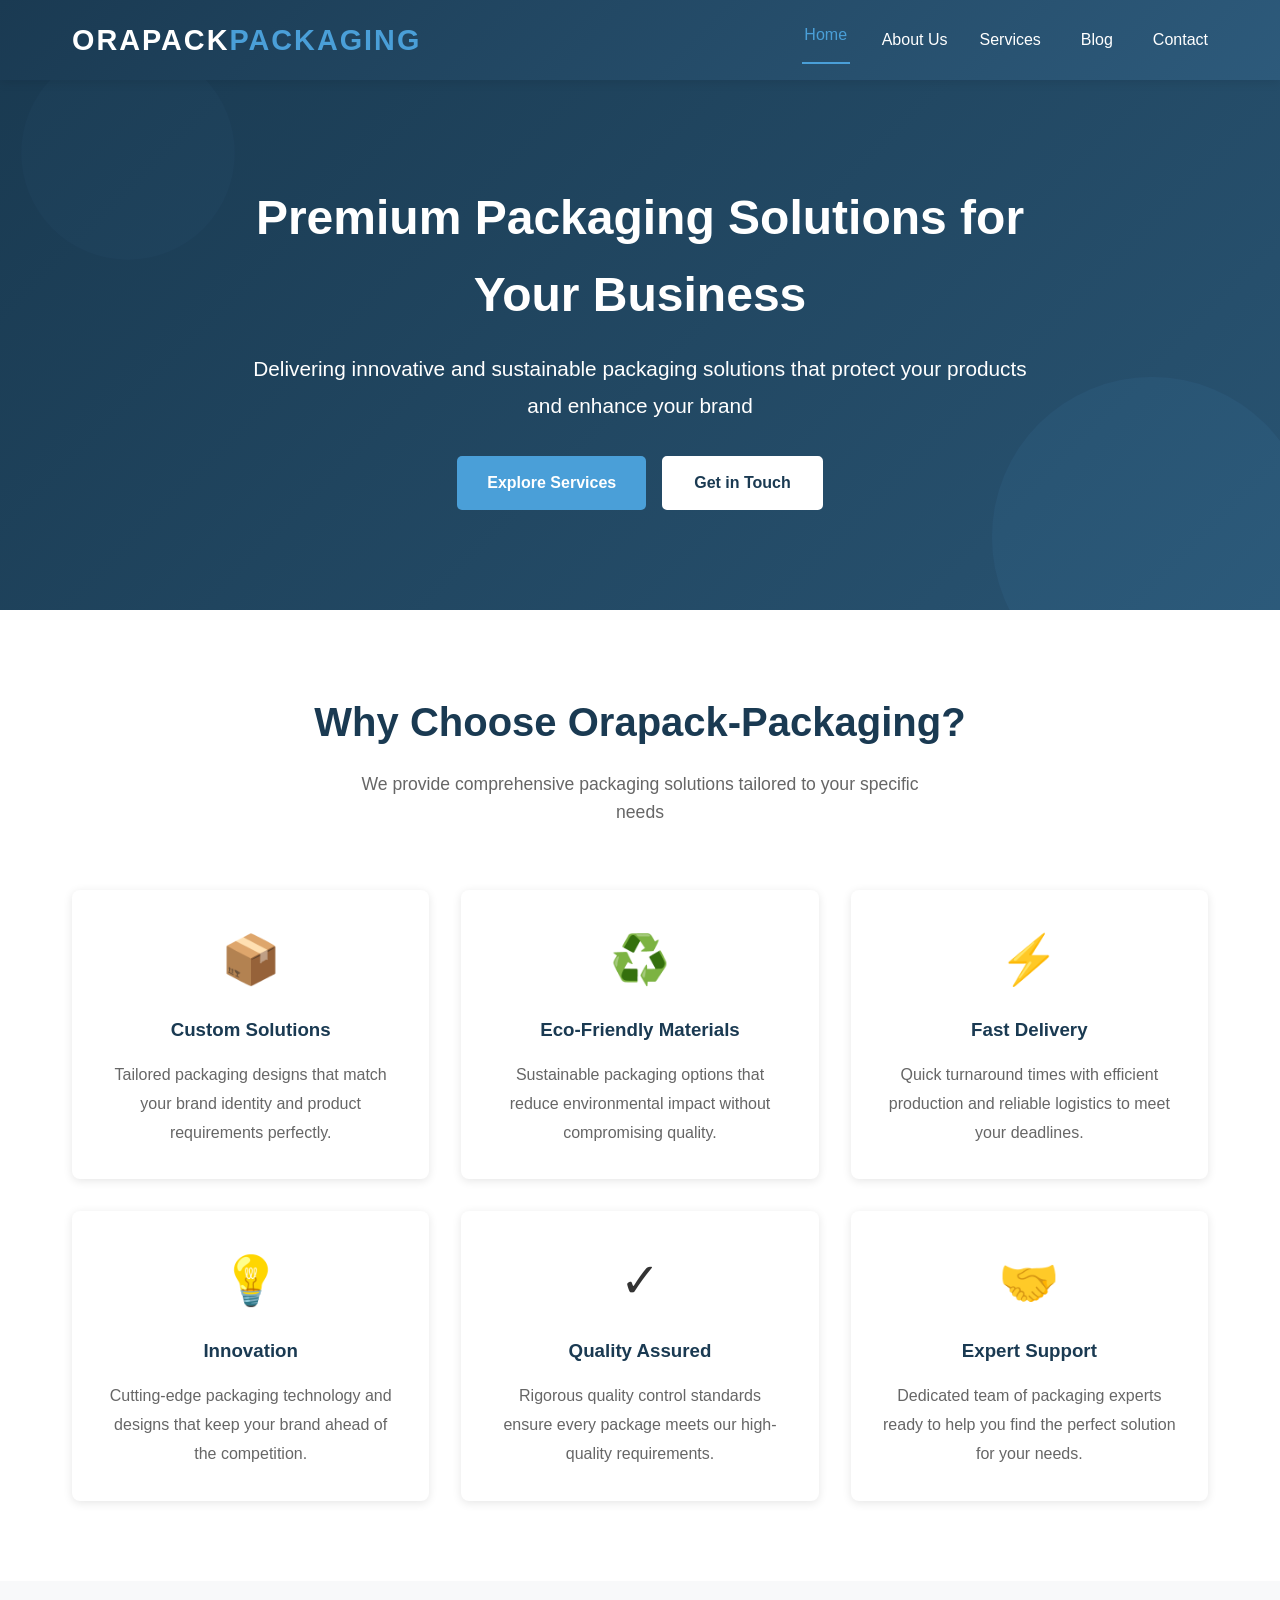
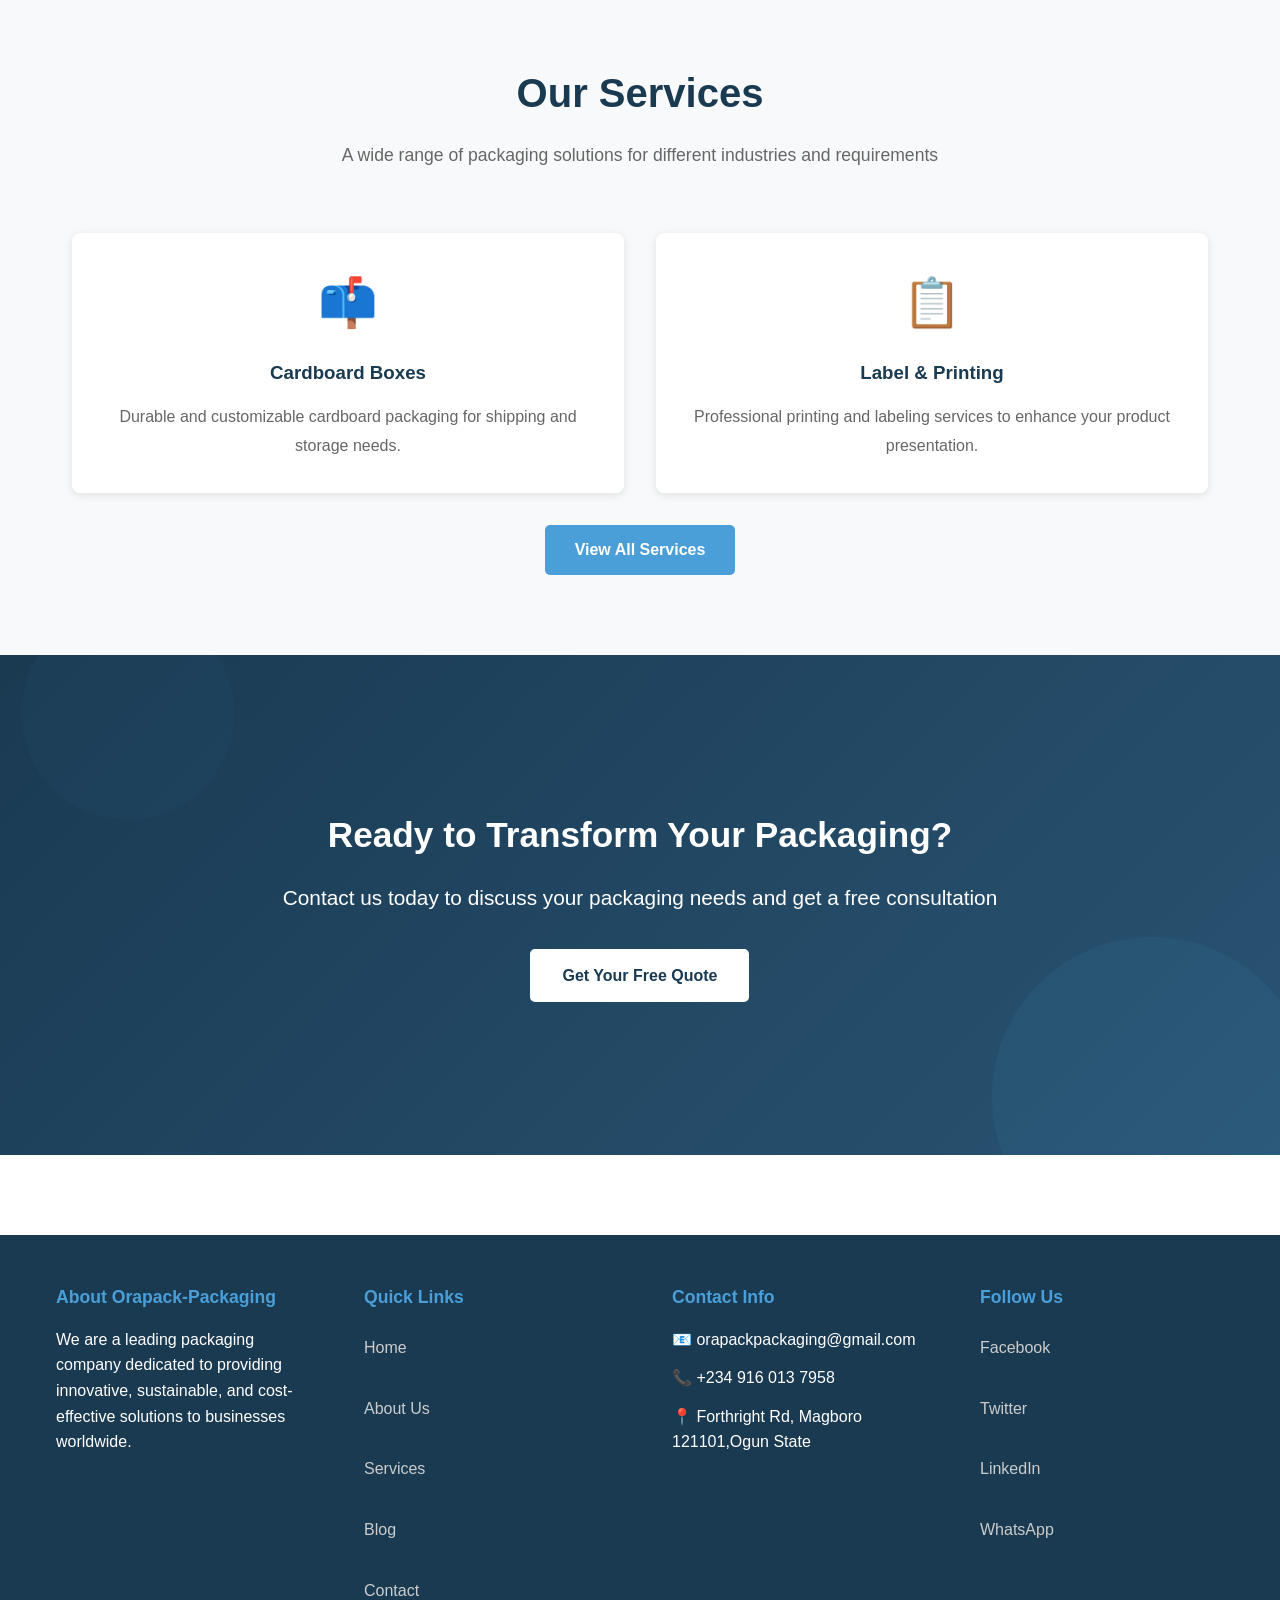
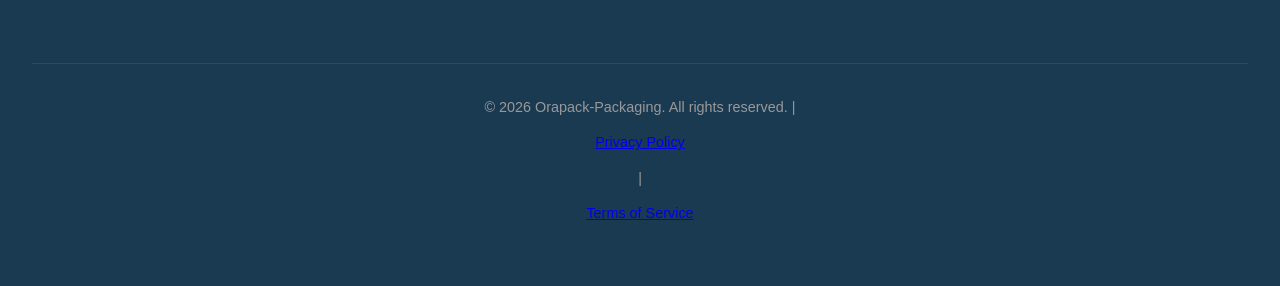
<file: index.html>
<!DOCTYPE html>
<html lang="en">
<head>
  <meta charset="UTF-8">
  <meta name="viewport" content="width=device-width, initial-scale=1.0">
  <title>Orapack | Packaging | LTD</title>
  <link rel="shortcut icon" href="Orapack-packaging-image/Orapack logo.jpg" type="image/x-icon">
  <link rel="stylesheet" href="Orapack-packaging-style/style.css">
</head>
<body>
  <!-- Header -->
  <header>
    <div class="header-container">
      <!-- <img src="Orapack-packaging-image/Orapack logo.jpg" alt="Orapack Packaging company logo" width="40px" height="40px"> -->
      <a href="index.html" class="logo">ORAPACK<span>PACKAGING</span></a>
      <button class="mobile-menu-btn" aria-label="Toggle menu">☰</button>
      <nav>
        <ul>
          <li><a href="index.html">Home</a></li>
          <li><a href="about.html">About Us</a></li>
          <li><a href="services.html">Services</a></li>
          <li><a href="blog.html">Blog</a></li>
          <li><a href="contact.html">Contact</a></li>
        </ul>
      </nav>
    </div>
  </header>

  <!-- Hero Section -->
  <section class="hero">
    <div class="hero-content">
      <h1>Premium Packaging Solutions for Your Business</h1>
      <p>Delivering innovative and sustainable packaging solutions that protect your products and enhance your brand</p>
      <div class="hero-buttons">
        <a href="services.html" class="btn btn-primary">Explore Services</a>
        <a href="contact.html" class="btn btn-secondary">Get in Touch</a>
      </div>
    </div>
  </section>

  <!-- Features Section -->
  <section class="section">
    <div class="container">
      <div class="section-header">
        <h2>Why Choose Orapack-Packaging?</h2>
        <p>We provide comprehensive packaging solutions tailored to your specific needs</p>
      </div>
      <div class="features-grid">
        <div class="feature-card">
          <div class="feature-icon">📦</div>
          <h3>Custom Solutions</h3>
          <p>Tailored packaging designs that match your brand identity and product requirements perfectly.</p>
        </div>
        <div class="feature-card">
          <div class="feature-icon">♻️</div>
          <h3>Eco-Friendly Materials</h3>
          <p>Sustainable packaging options that reduce environmental impact without compromising quality.</p>
        </div>
        <div class="feature-card">
          <div class="feature-icon">⚡</div>
          <h3>Fast Delivery</h3>
          <p>Quick turnaround times with efficient production and reliable logistics to meet your deadlines.</p>
        </div>
        <div class="feature-card">
          <div class="feature-icon">💡</div>
          <h3>Innovation</h3>
          <p>Cutting-edge packaging technology and designs that keep your brand ahead of the competition.</p>
        </div>
        <div class="feature-card">
          <div class="feature-icon">✓</div>
          <h3>Quality Assured</h3>
          <p>Rigorous quality control standards ensure every package meets our high-quality requirements.</p>
        </div>
        <div class="feature-card">
          <div class="feature-icon">🤝</div>
          <h3>Expert Support</h3>
          <p>Dedicated team of packaging experts ready to help you find the perfect solution for your needs.</p>
        </div>
      </div>
    </div>
  </section>

  <!-- Services Preview Section -->
  <section class="section alternate">
    <div class="container">
      <div class="section-header">
        <h2>Our Services</h2>
        <p>A wide range of packaging solutions for different industries and requirements</p>
      </div>
      <div class="features-grid">
        <div class="feature-card">
          <div class="feature-icon">📫</div>
          <h3>Cardboard Boxes</h3>
          <p>Durable and customizable cardboard packaging for shipping and storage needs.</p>
        </div>
        <div class="feature-card">
          <div class="feature-icon">📋</div>
          <h3>Label & Printing</h3>
          <p>Professional printing and labeling services to enhance your product presentation.</p>
        </div>
      </div>
      <div style="text-align: center; margin-top: 2rem;">
        <a href="services.html" class="btn btn-primary">View All Services</a>
      </div>
    </div>
  </section>

  <!-- Call to Action Section -->
  <section class="hero" style="background-color: #2d5a7b; padding: 60px 2rem;">
    <div class="hero-content">
      <h2 style="font-size: 2.2rem; margin-bottom: 1rem;">Ready to Transform Your Packaging?</h2>
      <p style="margin-bottom: 2rem;">Contact us today to discuss your packaging needs and get a free consultation</p>
      <a href="contact.html" class="btn btn-secondary">Get Your Free Quote</a>
    </div>
  </section>

  <!-- Footer -->
  <footer>
    <div class="footer-content">
      <div class="footer-section">
        <h4>About Orapack-Packaging</h4>
        <p>We are a leading packaging company dedicated to providing innovative, sustainable, and cost-effective solutions to businesses worldwide.</p>
      </div>
      <div class="footer-section">
        <h4>Quick Links</h4>
        <ul>
          <li><a href="index.html">Home</a></li>
          <li><a href="about.html">About Us</a></li>
          <li><a href="services.html">Services</a></li>
          <li><a href="blog.html">Blog</a></li>
          <li><a href="contact.html">Contact</a></li>
        </ul>
      </div>
      <div class="footer-section">
        <h4>Contact Info</h4>
        <ul>
          <li>📧 orapackpackaging@gmail.com</li>
          <li>📞 +234 916 013 7958</li>
          <li>📍 Forthright Rd, Magboro 121101,Ogun State</li>
        </ul>
      </div>
      <div class="footer-section">
        <h4>Follow Us</h4>
        <ul>
          <li><a href="https://web.facebook.com/orapackpackaging/" target="_blank">Facebook</a></li>
          <li><a href="#">Twitter</a></li>
          <li><a href="https://www.linkedin.com/feed/" target="_blank">LinkedIn</a></li>
          <li><a href="https://wa.me/2349160137958" target="_blank">WhatsApp</a></li>
        </ul>
      </div>
    </div>
    <div class="footer-bottom">
      <p>&copy; 2026 Orapack-Packaging. All rights reserved. | <a href="#">Privacy Policy</a> | <a href="#">Terms of Service</a></p>
    </div>
  </footer>

  <script src="Orapack-packaging-js/script.js"></script>
</body>

</html>
</file>
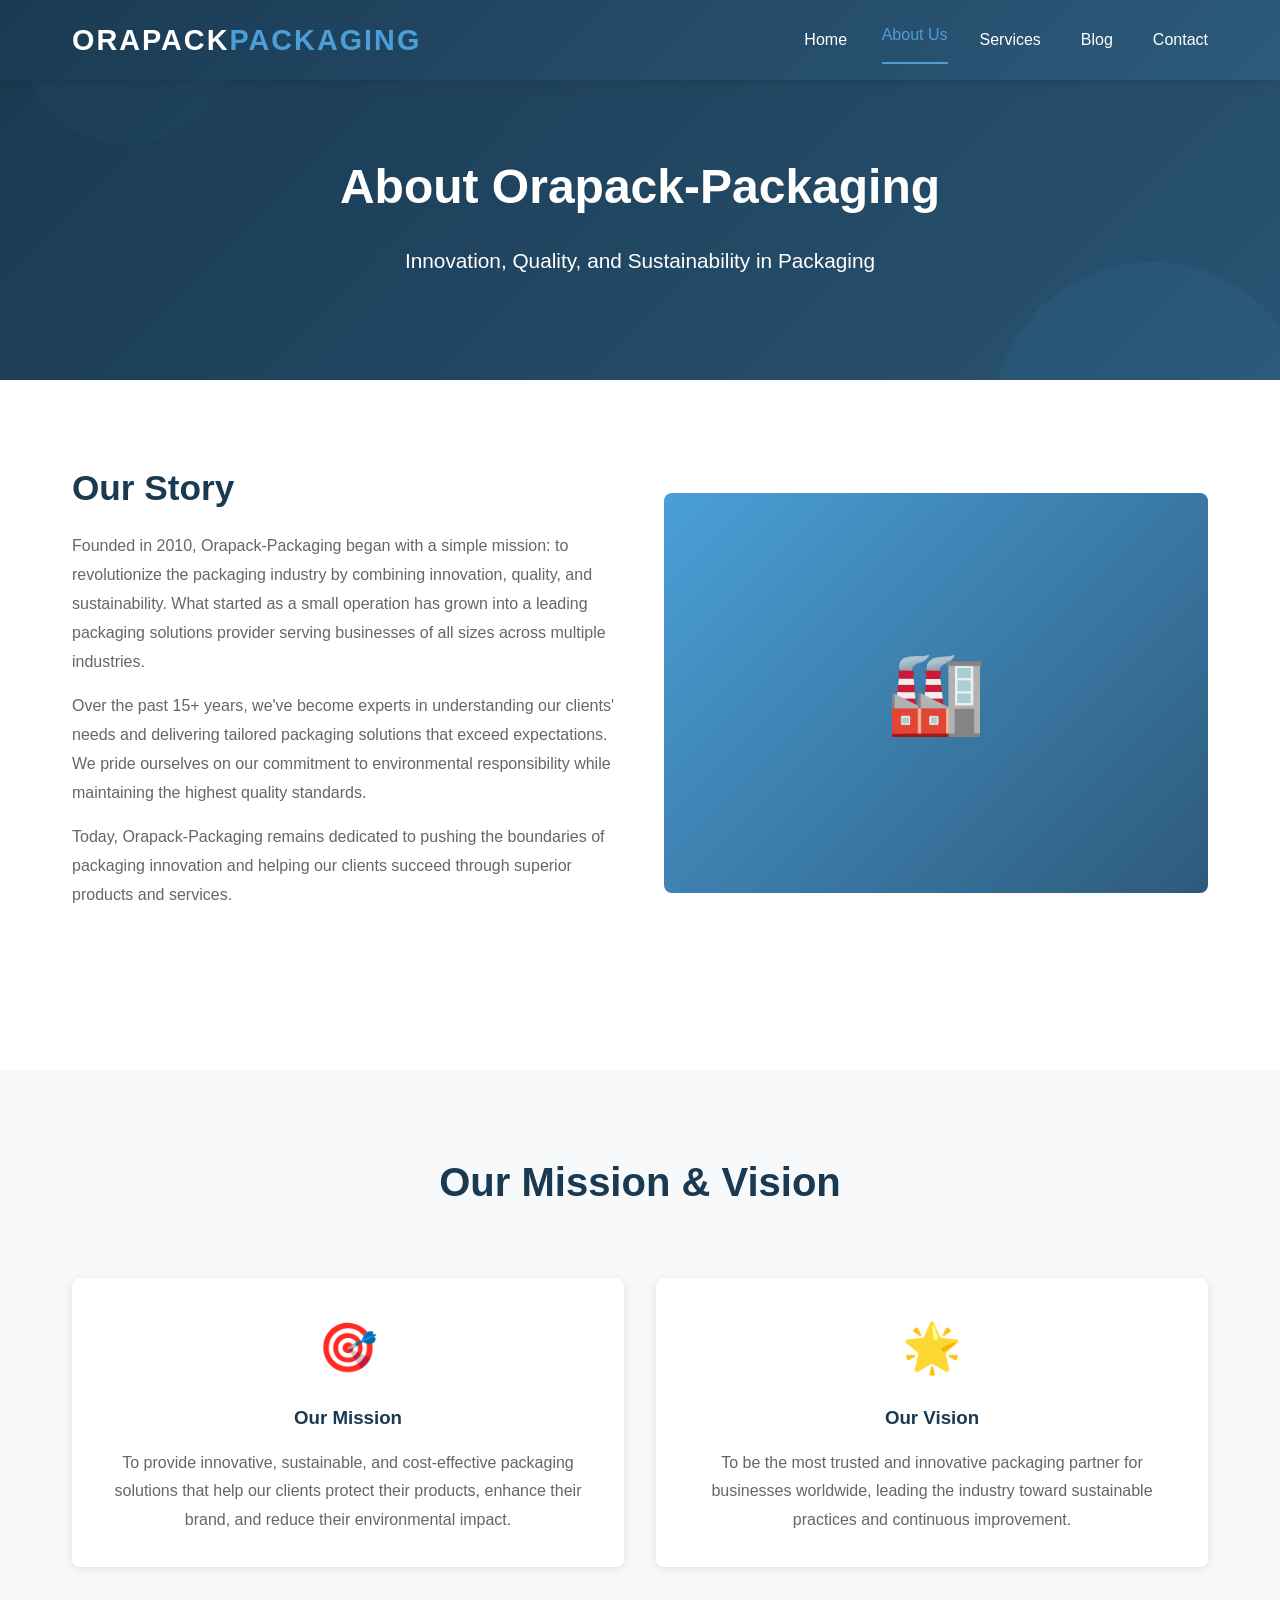
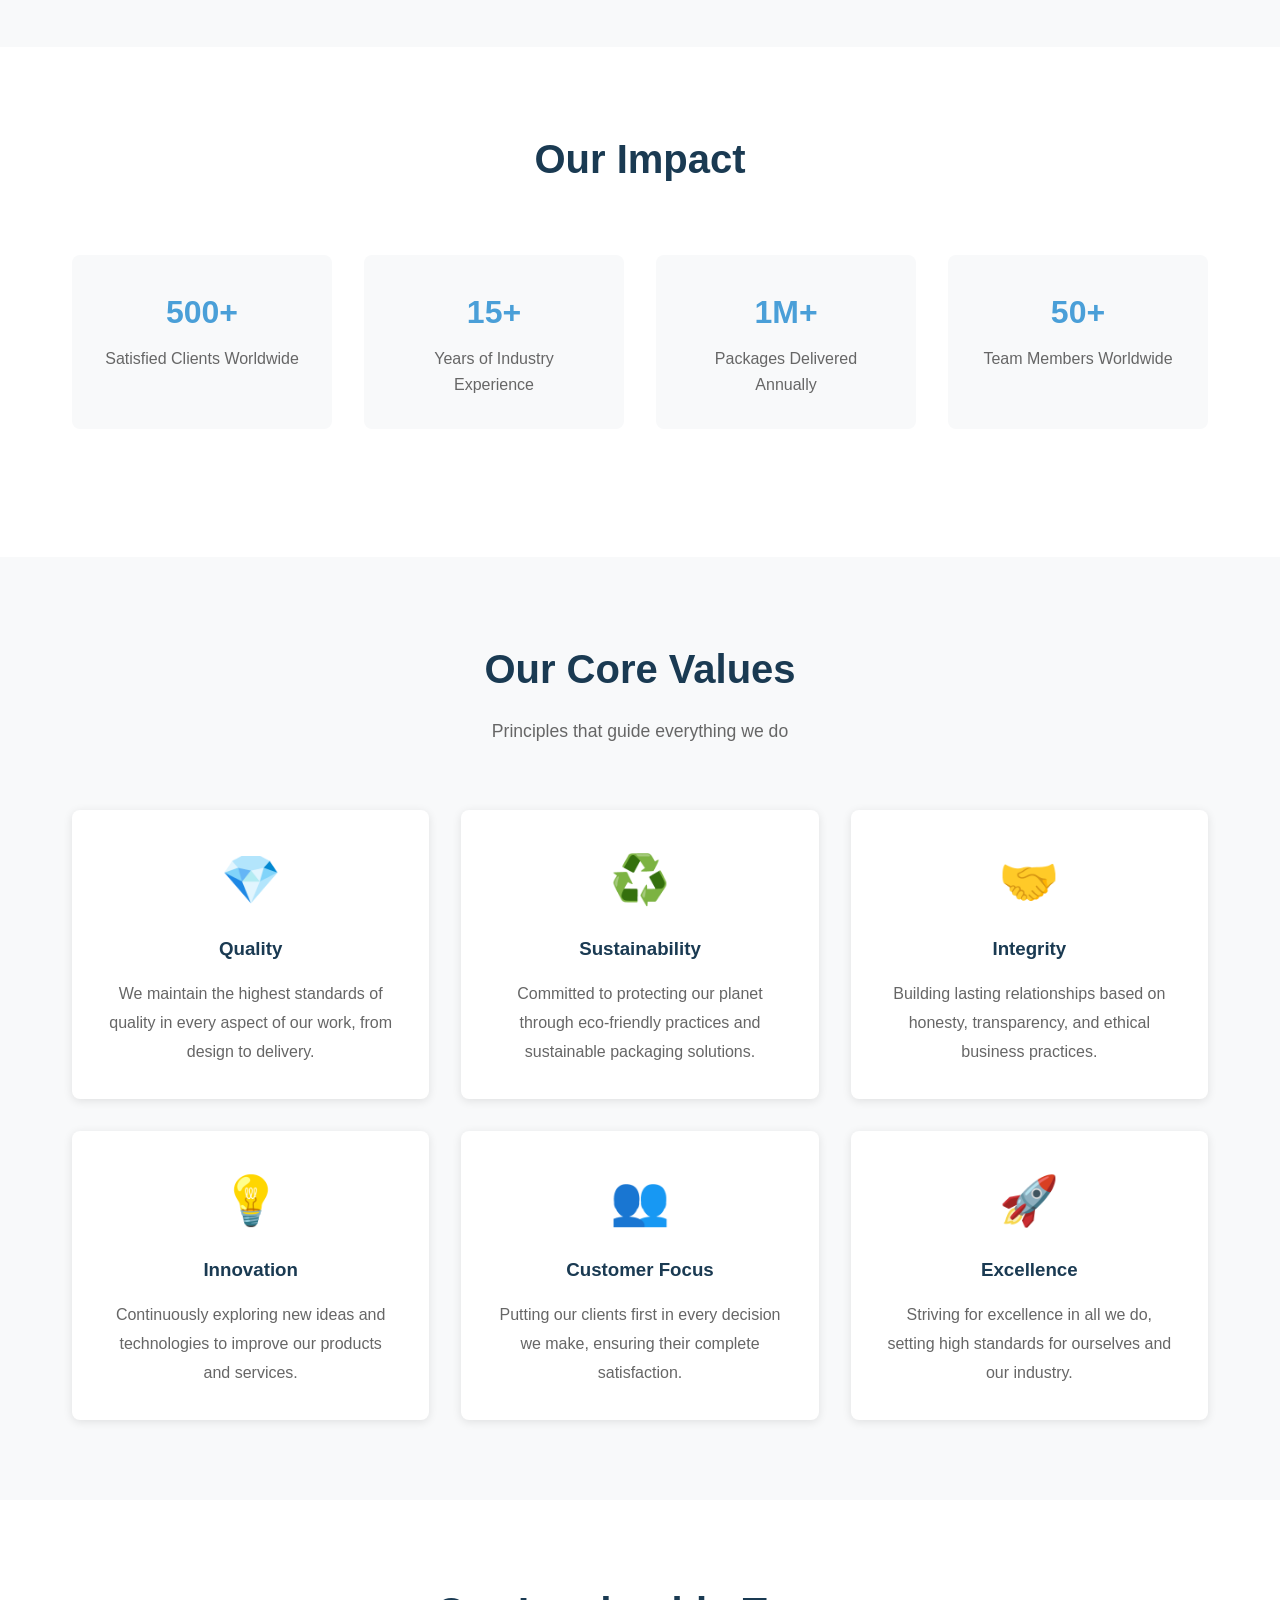
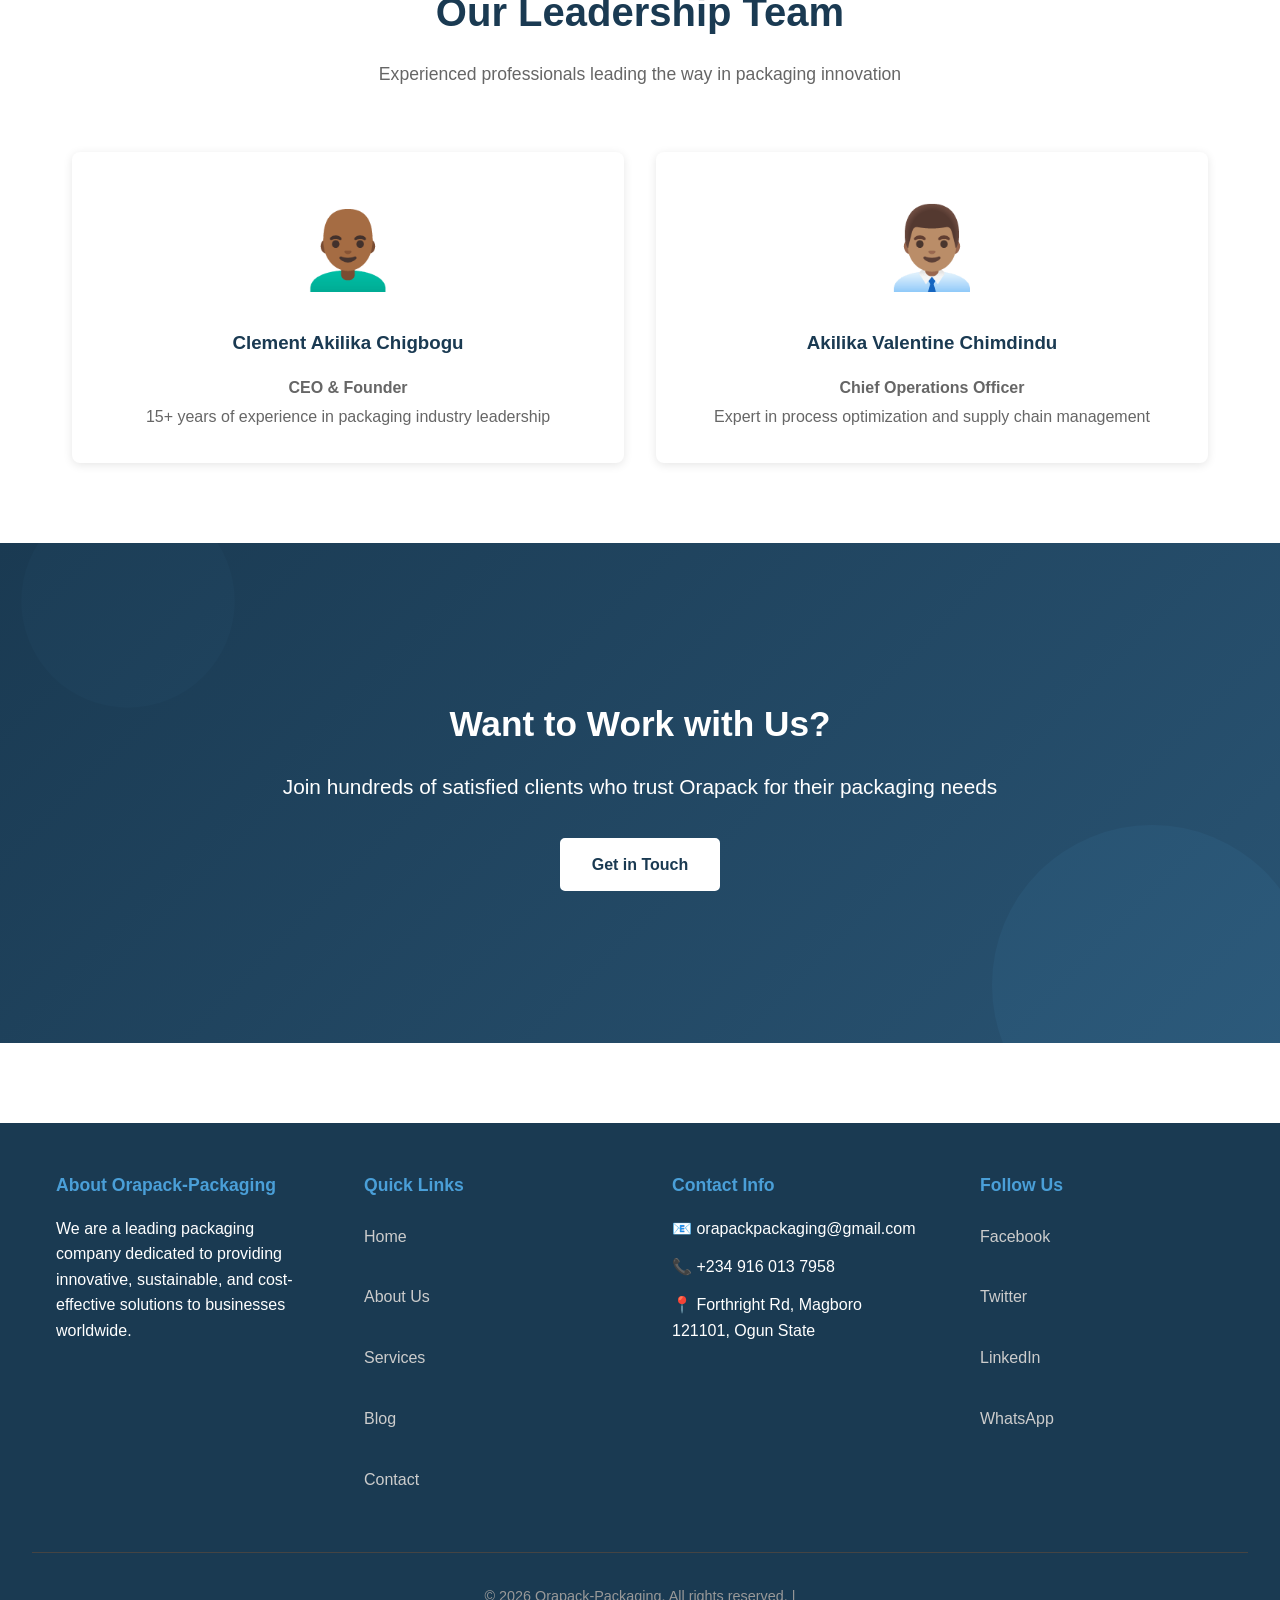
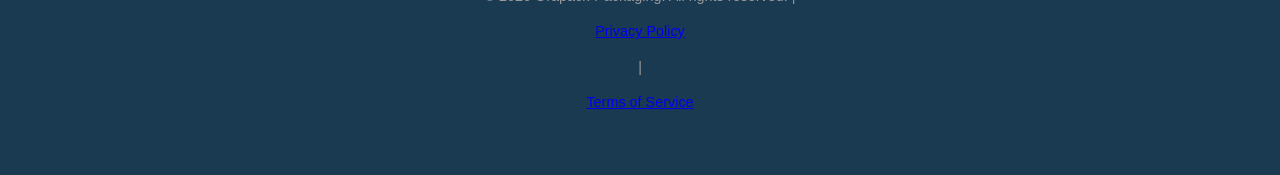
<file: about.html>
<!DOCTYPE html>
<html lang="en">
<head>
  <meta charset="UTF-8">
  <meta name="viewport" content="width=device-width, initial-scale=1.0">
  <title>About Us - Orapack Packaging Solutions</title>
  <link rel="shortcut icon" href="Orapack-packaging-image/Orapack logo.jpg" type="image/x-icon">
  <link rel="stylesheet" href="Orapack-packaging-style/style.css">
</head>
<body>
  <!-- Header -->
  <header>
    <div class="header-container">
      <a href="index.html" class="logo">ORAPACK<span>PACKAGING</span></a>
      <button class="mobile-menu-btn" aria-label="Toggle menu">☰</button>
      <nav>
        <ul>
          <li><a href="index.html">Home</a></li>
          <li><a href="about.html">About Us</a></li>
          <li><a href="services.html">Services</a></li>
          <li><a href="blog.html">Blog</a></li>
          <li><a href="contact.html">Contact</a></li>
        </ul>
      </nav>
    </div>
  </header>

  <!-- Page Header -->
  <section class="hero" style="min-height: 300px; padding: 60px 2rem;">
    <div class="hero-content">
      <h1>About Orapack-Packaging</h1>
      <p>Innovation, Quality, and Sustainability in Packaging</p>
    </div>
  </section>

  <!-- Company Story -->
  <section class="section">
    <div class="container">
      <div class="about-content">
        <div class="about-text">
          <h2>Our Story</h2>
          <p>Founded in 2010, Orapack-Packaging began with a simple mission: to revolutionize the packaging industry by combining innovation, quality, and sustainability. What started as a small operation has grown into a leading packaging solutions provider serving businesses of all sizes across multiple industries.</p>
          <p>Over the past 15+ years, we've become experts in understanding our clients' needs and delivering tailored packaging solutions that exceed expectations. We pride ourselves on our commitment to environmental responsibility while maintaining the highest quality standards.</p>
          <p>Today, Orapack-Packaging remains dedicated to pushing the boundaries of packaging innovation and helping our clients succeed through superior products and services.</p>
        </div>
        <div class="about-image">🏭</div>
      </div>
    </div>
  </section>

  <!-- Mission & Vision -->
  <section class="section alternate">
    <div class="container">
      <div class="section-header">
        <h2>Our Mission & Vision</h2>
      </div>
      <div style="display: grid; grid-template-columns: repeat(auto-fit, minmax(300px, 1fr)); gap: 2rem; margin-top: 3rem;">
        <div class="feature-card">
          <div class="feature-icon">🎯</div>
          <h3>Our Mission</h3>
          <p>To provide innovative, sustainable, and cost-effective packaging solutions that help our clients protect their products, enhance their brand, and reduce their environmental impact.</p>
        </div>
        <div class="feature-card">
          <div class="feature-icon">🌟</div>
          <h3>Our Vision</h3>
          <p>To be the most trusted and innovative packaging partner for businesses worldwide, leading the industry toward sustainable practices and continuous improvement.</p>
        </div>
      </div>
    </div>
  </section>

  <!-- Key Stats -->
  <section class="section">
    <div class="container">
      <div class="section-header">
        <h2>Our Impact</h2>
      </div>
      <div class="stats">
        <div class="stat">
          <h3>500+</h3>
          <p>Satisfied Clients Worldwide</p>
        </div>
        <div class="stat">
          <h3>15+</h3>
          <p>Years of Industry Experience</p>
        </div>
        <div class="stat">
          <h3>1M+</h3>
          <p>Packages Delivered Annually</p>
        </div>
        <div class="stat">
          <h3>50+</h3>
          <p>Team Members Worldwide</p>
        </div>
      </div>
    </div>
  </section>

  <!-- Core Values -->
  <section class="section alternate">
    <div class="container">
      <div class="section-header">
        <h2>Our Core Values</h2>
        <p>Principles that guide everything we do</p>
      </div>
      <div class="features-grid">
        <div class="feature-card">
          <div class="feature-icon">💎</div>
          <h3>Quality</h3>
          <p>We maintain the highest standards of quality in every aspect of our work, from design to delivery.</p>
        </div>
        <div class="feature-card">
          <div class="feature-icon">♻️</div>
          <h3>Sustainability</h3>
          <p>Committed to protecting our planet through eco-friendly practices and sustainable packaging solutions.</p>
        </div>
        <div class="feature-card">
          <div class="feature-icon">🤝</div>
          <h3>Integrity</h3>
          <p>Building lasting relationships based on honesty, transparency, and ethical business practices.</p>
        </div>
        <div class="feature-card">
          <div class="feature-icon">💡</div>
          <h3>Innovation</h3>
          <p>Continuously exploring new ideas and technologies to improve our products and services.</p>
        </div>
        <div class="feature-card">
          <div class="feature-icon">👥</div>
          <h3>Customer Focus</h3>
          <p>Putting our clients first in every decision we make, ensuring their complete satisfaction.</p>
        </div>
        <div class="feature-card">
          <div class="feature-icon">🚀</div>
          <h3>Excellence</h3>
          <p>Striving for excellence in all we do, setting high standards for ourselves and our industry.</p>
        </div>
      </div>
    </div>
  </section>

  <!-- Team Section -->
  <section class="section">
    <div class="container">
      <div class="section-header">
        <h2>Our Leadership Team</h2>
        <p>Experienced professionals leading the way in packaging innovation</p>
      </div>
      <div class="features-grid">
        <div class="feature-card">
          <div class="feature-icon" style="font-size: 5rem;">👨🏾‍🦲</div>
          <h3>Clement Akilika Chigbogu</h3>
          <p><strong>CEO & Founder</strong><br/>15+ years of experience in packaging industry leadership</p>
        </div>
        <div class="feature-card">
          <div class="feature-icon" style="font-size: 5rem;">👨🏽‍💼</div>
          <h3>Akilika Valentine Chimdindu</h3>
          <p><strong>Chief Operations Officer</strong><br/>Expert in process optimization and supply chain management</p>
        </div>
        <!-- <div class="feature-card">
          <div class="feature-icon" style="font-size: 5rem;">👩🏾‍💼</div>
          <h3>Akilika Onyinyechi Lucia</h3>
          <p><strong>Head of Innovation</strong><br/>Leading development of sustainable packaging solutions</p>
        </div> -->
      </div>
    </div>
  </section>

  <!-- Call to Action -->
  <section class="hero" style="background-color: #2d5a7b; padding: 60px 2rem;">
    <div class="hero-content">
      <h2 style="font-size: 2.2rem; margin-bottom: 1rem;">Want to Work with Us?</h2>
      <p style="margin-bottom: 2rem;">Join hundreds of satisfied clients who trust Orapack for their packaging needs</p>
      <a href="contact.html" class="btn btn-secondary">Get in Touch</a>
    </div>
  </section>

  <!-- Footer -->
  <footer>
    <div class="footer-content">
      <div class="footer-section">
        <h4>About Orapack-Packaging</h4>
        <p>We are a leading packaging company dedicated to providing innovative, sustainable, and cost-effective solutions to businesses worldwide.</p>
      </div>
      <div class="footer-section">
        <h4>Quick Links</h4>
        <ul>
          <li><a href="index.html">Home</a></li>
          <li><a href="about.html">About Us</a></li>
          <li><a href="services.html">Services</a></li>
          <li><a href="blog.html">Blog</a></li>
          <li><a href="contact.html">Contact</a></li>
        </ul>
      </div>
      <div class="footer-section">
        <h4>Contact Info</h4>
        <ul>
          <li>📧 orapackpackaging@gmail.com</li>
          <li>📞 +234 916 013 7958</li>
          <li>📍 Forthright Rd, Magboro 121101, Ogun State</li>
        </ul>
      </div>
      <div class="footer-section">
        <h4>Follow Us</h4>
        <ul>
          <li><a href="https://web.facebook.com/orapackpackaging/" target="_blank">Facebook</a></li>
          <li><a href="#">Twitter</a></li>
          <li><a href="https://www.linkedin.com/feed/" target="_blank">LinkedIn</a></li>
          <li><a href="https://wa.me/2349160137958" target="_blank">WhatsApp</a></li>
        </ul>
      </div>
    </div>
    <div class="footer-bottom">
      <p>&copy; 2026 Orapack-Packaging. All rights reserved. | <a href="#">Privacy Policy</a> | <a href="#">Terms of Service</a></p>
    </div>
  </footer>

  <script src="Orapack-packaging-js/script.js"></script>
</body>

</html>
</file>
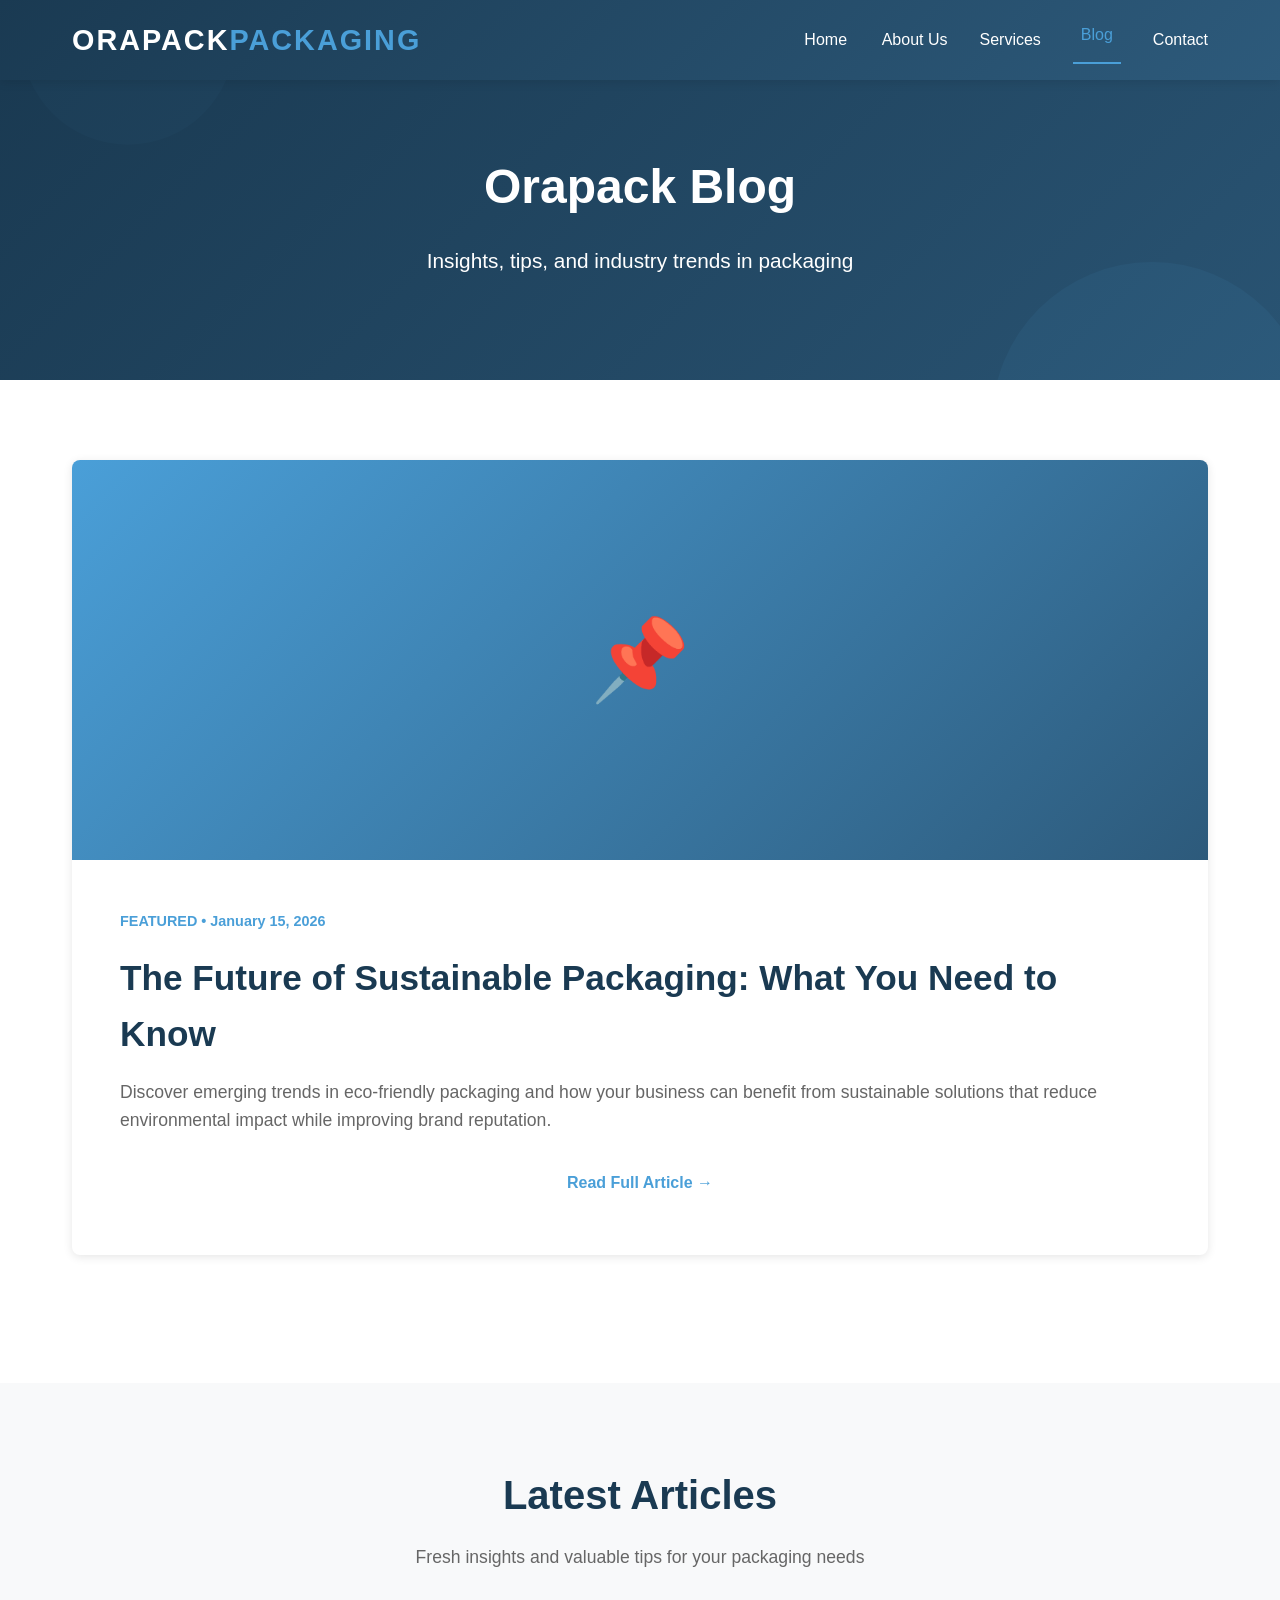
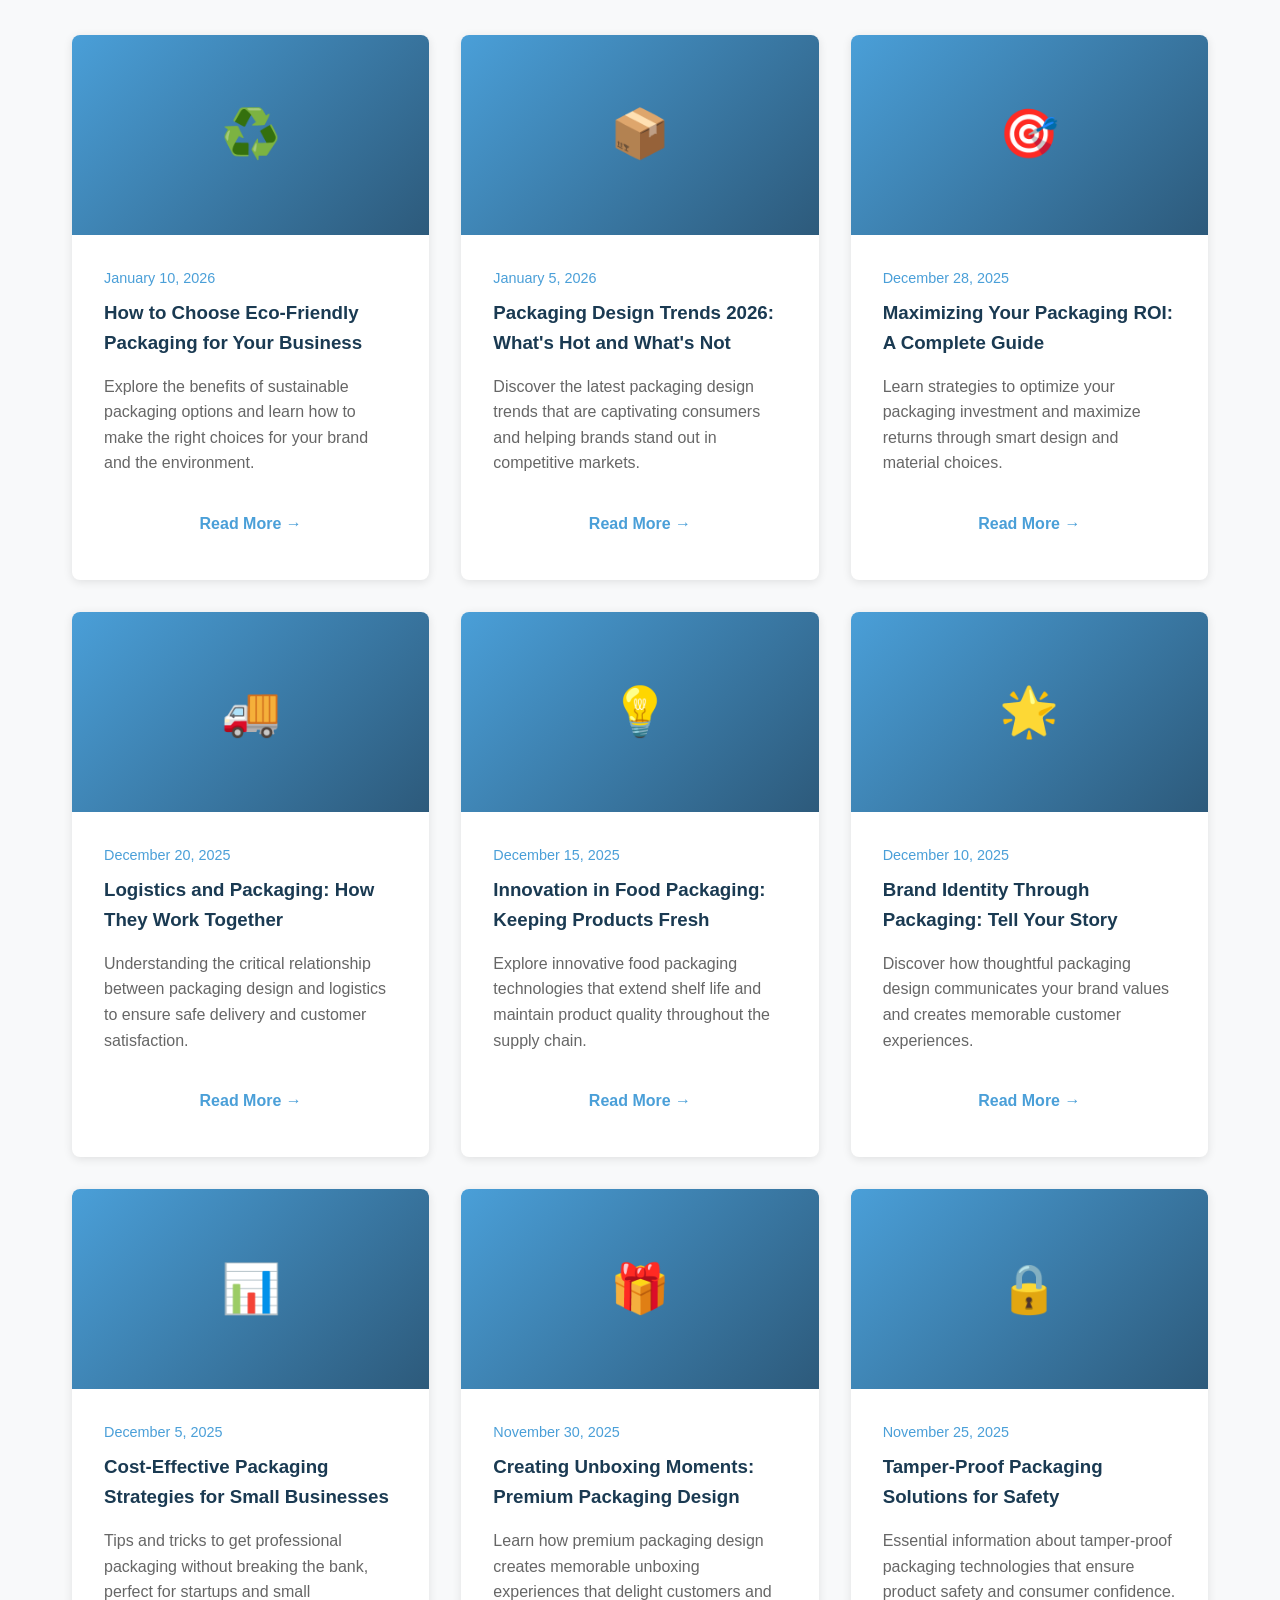
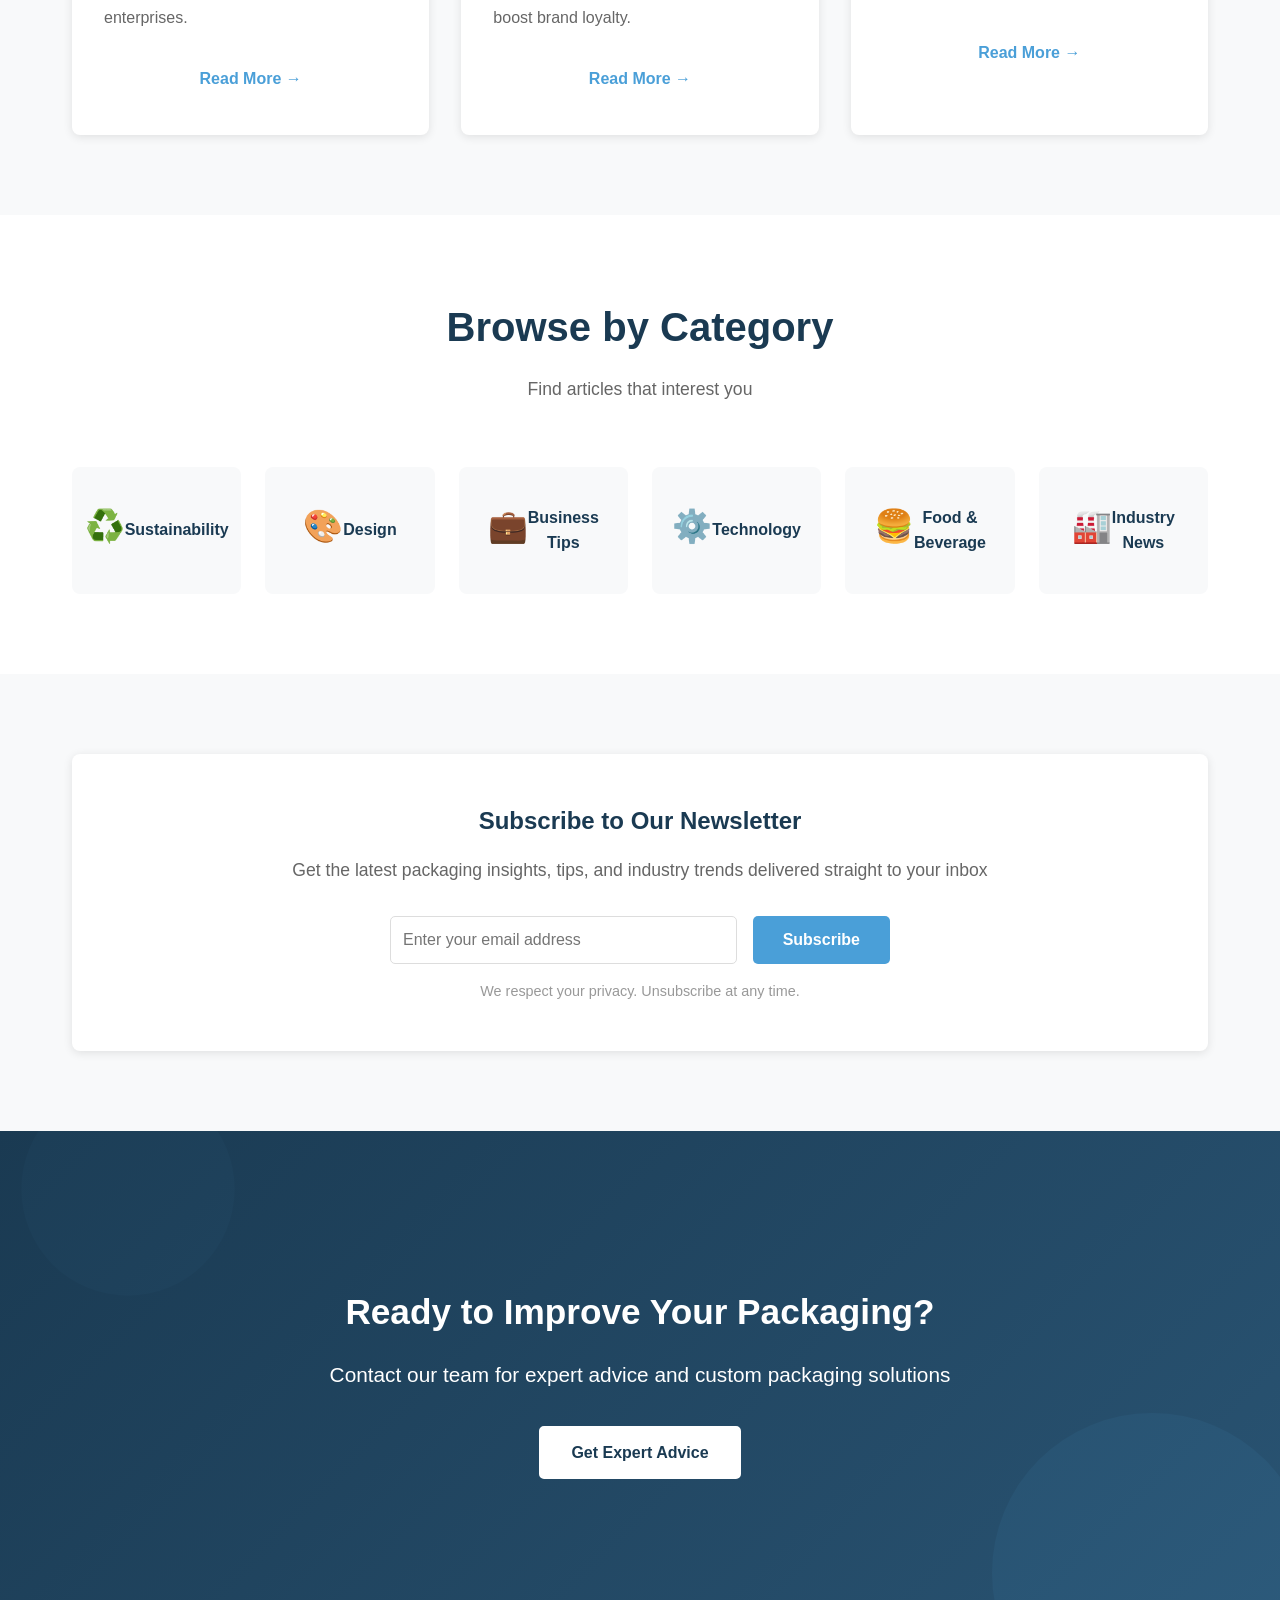
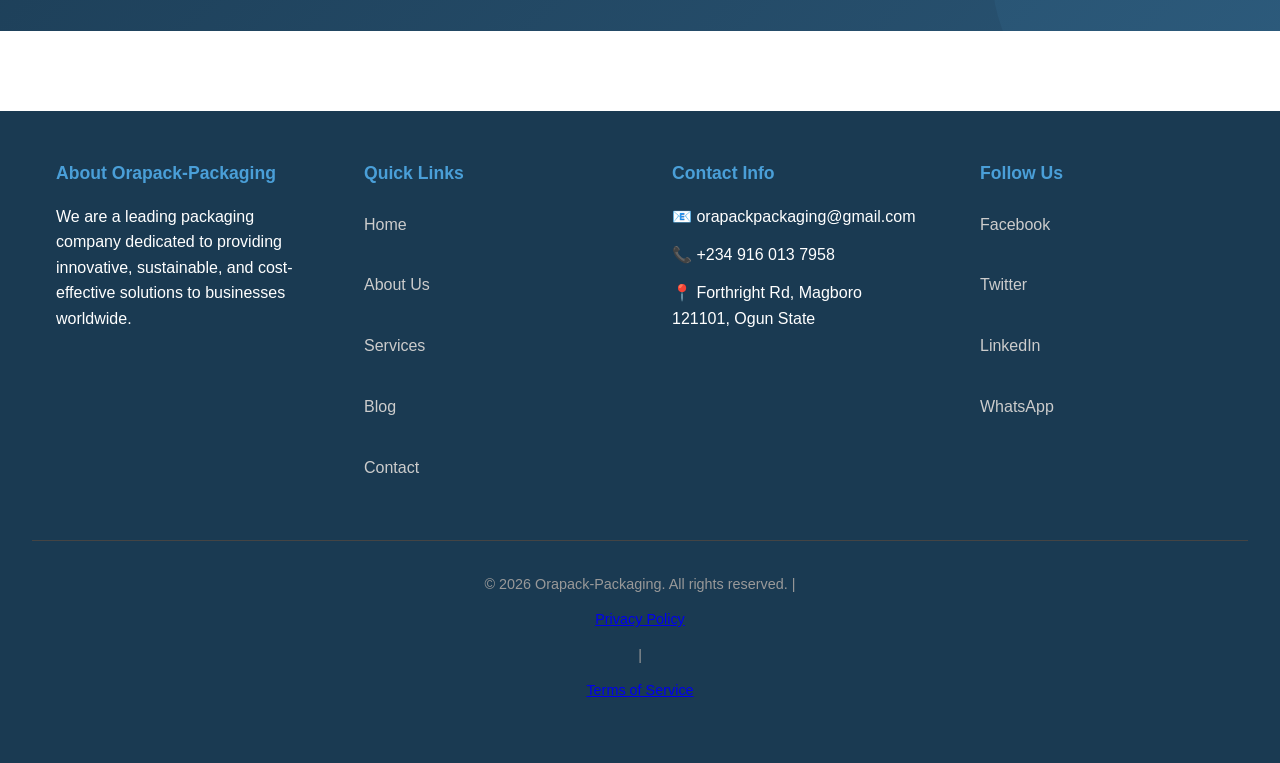
<file: blog.html>
<!DOCTYPE html>
<html lang="en">
<head>
  <meta charset="UTF-8">
  <meta name="viewport" content="width=device-width, initial-scale=1.0">
  <title>Blog - Orapack Packaging Solutions</title>
  <link rel="shortcut icon" href="Orapack-packaging-image/Orapack logo.jpg" type="image/x-icon">
  <link rel="stylesheet" href="Orapack-packaging-style/style.css">
</head>
<body>
  <!-- Header -->
  <header>
    <div class="header-container">
      <a href="index.html" class="logo">ORAPACK<span>PACKAGING</span></a>
      <button class="mobile-menu-btn" aria-label="Toggle menu">☰</button>
      <nav>
        <ul>
          <li><a href="index.html">Home</a></li>
          <li><a href="about.html">About Us</a></li>
          <li><a href="services.html">Services</a></li>
          <li><a href="blog.html">Blog</a></li>
          <li><a href="contact.html">Contact</a></li>
        </ul>
      </nav>
    </div>
  </header>

  <!-- Page Header -->
  <section class="hero" style="min-height: 300px; padding: 60px 2rem;">
    <div class="hero-content">
      <h1>Orapack Blog</h1>
      <p>Insights, tips, and industry trends in packaging</p>
    </div>
  </section>

  <!-- Featured Post -->
  <section class="section">
    <div class="container">
      <div style="margin-bottom: 3rem; background: white; border-radius: 8px; overflow: hidden; box-shadow: 0 2px 10px rgba(0, 0, 0, 0.1);">
        <div style="height: 400px; background: linear-gradient(135deg, #4a9fd8 0%, #2d5a7b 100%); display: flex; align-items: center; justify-content: center; font-size: 5rem;">📌</div>
        <div style="padding: 3rem;">
          <span style="color: #4a9fd8; font-weight: 600; font-size: 0.9rem;">FEATURED • January 15, 2026</span>
          <h2 style="color: #1a3a52; margin: 1rem 0; font-size: 2.2rem;">The Future of Sustainable Packaging: What You Need to Know</h2>
          <p style="color: #666; font-size: 1.1rem; margin-bottom: 1.5rem;">Discover emerging trends in eco-friendly packaging and how your business can benefit from sustainable solutions that reduce environmental impact while improving brand reputation.</p>
          <a href="#" class="blog-link">Read Full Article →</a>
        </div>
      </div>
    </div>
  </section>

  <!-- Latest Articles -->
  <section class="section alternate">
    <div class="container">
      <div class="section-header">
        <h2>Latest Articles</h2>
        <p>Fresh insights and valuable tips for your packaging needs</p>
      </div>
      <div class="blog-grid">
        <div class="blog-card">
          <div class="blog-image">♻️</div>
          <div class="blog-content">
            <div class="blog-date">January 10, 2026</div>
            <h3>How to Choose Eco-Friendly Packaging for Your Business</h3>
            <p>Explore the benefits of sustainable packaging options and learn how to make the right choices for your brand and the environment.</p>
            <a href="#" class="blog-link">Read More →</a>
          </div>
        </div>
        <div class="blog-card">
          <div class="blog-image">📦</div>
          <div class="blog-content">
            <div class="blog-date">January 5, 2026</div>
            <h3>Packaging Design Trends 2026: What's Hot and What's Not</h3>
            <p>Discover the latest packaging design trends that are captivating consumers and helping brands stand out in competitive markets.</p>
            <a href="#" class="blog-link">Read More →</a>
          </div>
        </div>
        <div class="blog-card">
          <div class="blog-image">🎯</div>
          <div class="blog-content">
            <div class="blog-date">December 28, 2025</div>
            <h3>Maximizing Your Packaging ROI: A Complete Guide</h3>
            <p>Learn strategies to optimize your packaging investment and maximize returns through smart design and material choices.</p>
            <a href="#" class="blog-link">Read More →</a>
          </div>
        </div>
        <div class="blog-card">
          <div class="blog-image">🚚</div>
          <div class="blog-content">
            <div class="blog-date">December 20, 2025</div>
            <h3>Logistics and Packaging: How They Work Together</h3>
            <p>Understanding the critical relationship between packaging design and logistics to ensure safe delivery and customer satisfaction.</p>
            <a href="#" class="blog-link">Read More →</a>
          </div>
        </div>
        <div class="blog-card">
          <div class="blog-image">💡</div>
          <div class="blog-content">
            <div class="blog-date">December 15, 2025</div>
            <h3>Innovation in Food Packaging: Keeping Products Fresh</h3>
            <p>Explore innovative food packaging technologies that extend shelf life and maintain product quality throughout the supply chain.</p>
            <a href="#" class="blog-link">Read More →</a>
          </div>
        </div>
        <div class="blog-card">
          <div class="blog-image">🌟</div>
          <div class="blog-content">
            <div class="blog-date">December 10, 2025</div>
            <h3>Brand Identity Through Packaging: Tell Your Story</h3>
            <p>Discover how thoughtful packaging design communicates your brand values and creates memorable customer experiences.</p>
            <a href="#" class="blog-link">Read More →</a>
          </div>
        </div>
        <div class="blog-card">
          <div class="blog-image">📊</div>
          <div class="blog-content">
            <div class="blog-date">December 5, 2025</div>
            <h3>Cost-Effective Packaging Strategies for Small Businesses</h3>
            <p>Tips and tricks to get professional packaging without breaking the bank, perfect for startups and small enterprises.</p>
            <a href="#" class="blog-link">Read More →</a>
          </div>
        </div>
        <div class="blog-card">
          <div class="blog-image">🎁</div>
          <div class="blog-content">
            <div class="blog-date">November 30, 2025</div>
            <h3>Creating Unboxing Moments: Premium Packaging Design</h3>
            <p>Learn how premium packaging design creates memorable unboxing experiences that delight customers and boost brand loyalty.</p>
            <a href="#" class="blog-link">Read More →</a>
          </div>
        </div>
        <div class="blog-card">
          <div class="blog-image">🔒</div>
          <div class="blog-content">
            <div class="blog-date">November 25, 2025</div>
            <h3>Tamper-Proof Packaging Solutions for Safety</h3>
            <p>Essential information about tamper-proof packaging technologies that ensure product safety and consumer confidence.</p>
            <a href="#" class="blog-link">Read More →</a>
          </div>
        </div>
      </div>
    </div>
  </section>

  <!-- Categories Section -->
  <section class="section">
    <div class="container">
      <div class="section-header">
        <h2>Browse by Category</h2>
        <p>Find articles that interest you</p>
      </div>
      <div style="display: grid; grid-template-columns: repeat(auto-fit, minmax(150px, 1fr)); gap: 1.5rem; margin-top: 3rem;">
        <a href="#" style="background: #f8f9fa; padding: 2rem; border-radius: 8px; text-align: center; text-decoration: none; color: #1a3a52; transition: all 0.3s ease; border: 2px solid transparent;">
          <div style="font-size: 2rem; margin-bottom: 0.5rem;">♻️</div>
          <h4>Sustainability</h4>
        </a>
        <a href="#" style="background: #f8f9fa; padding: 2rem; border-radius: 8px; text-align: center; text-decoration: none; color: #1a3a52; transition: all 0.3s ease; border: 2px solid transparent;">
          <div style="font-size: 2rem; margin-bottom: 0.5rem;">🎨</div>
          <h4>Design</h4>
        </a>
        <a href="#" style="background: #f8f9fa; padding: 2rem; border-radius: 8px; text-align: center; text-decoration: none; color: #1a3a52; transition: all 0.3s ease; border: 2px solid transparent;">
          <div style="font-size: 2rem; margin-bottom: 0.5rem;">💼</div>
          <h4>Business Tips</h4>
        </a>
        <a href="#" style="background: #f8f9fa; padding: 2rem; border-radius: 8px; text-align: center; text-decoration: none; color: #1a3a52; transition: all 0.3s ease; border: 2px solid transparent;">
          <div style="font-size: 2rem; margin-bottom: 0.5rem;">⚙️</div>
          <h4>Technology</h4>
        </a>
        <a href="#" style="background: #f8f9fa; padding: 2rem; border-radius: 8px; text-align: center; text-decoration: none; color: #1a3a52; transition: all 0.3s ease; border: 2px solid transparent;">
          <div style="font-size: 2rem; margin-bottom: 0.5rem;">🍔</div>
          <h4>Food & Beverage</h4>
        </a>
        <a href="#" style="background: #f8f9fa; padding: 2rem; border-radius: 8px; text-align: center; text-decoration: none; color: #1a3a52; transition: all 0.3s ease; border: 2px solid transparent;">
          <div style="font-size: 2rem; margin-bottom: 0.5rem;">🏭</div>
          <h4>Industry News</h4>
        </a>
      </div>
    </div>
  </section>

  <!-- Newsletter Signup -->
  <section class="section alternate">
    <div class="container">
      <div style="background: white; border-radius: 8px; padding: 3rem; text-align: center; box-shadow: 0 2px 10px rgba(0, 0, 0, 0.1);">
        <h2 style="color: #1a3a52; margin-bottom: 1rem;">Subscribe to Our Newsletter</h2>
        <p style="color: #666; margin-bottom: 2rem; font-size: 1.1rem;">Get the latest packaging insights, tips, and industry trends delivered straight to your inbox</p>
        <form style="display: grid; grid-template-columns: 1fr auto; gap: 1rem; max-width: 500px; margin: 0 auto;">
          <input type="email" placeholder="Enter your email address" required style="padding: 12px; border: 1px solid #ddd; border-radius: 5px; font-size: 1rem;">
          <button type="submit" class="btn btn-primary">Subscribe</button>
        </form>
        <p style="color: #999; font-size: 0.9rem; margin-top: 1rem;">We respect your privacy. Unsubscribe at any time.</p>
      </div>
    </div>
  </section>

  <!-- Call to Action -->
  <section class="hero" style="background-color: #2d5a7b; padding: 60px 2rem;">
    <div class="hero-content">
      <h2 style="font-size: 2.2rem; margin-bottom: 1rem;">Ready to Improve Your Packaging?</h2>
      <p style="margin-bottom: 2rem;">Contact our team for expert advice and custom packaging solutions</p>
      <a href="contact.html" class="btn btn-secondary">Get Expert Advice</a>
    </div>
  </section>

  <!-- Footer -->
  <footer>
    <div class="footer-content">
      <div class="footer-section">
        <h4>About Orapack-Packaging</h4>
        <p>We are a leading packaging company dedicated to providing innovative, sustainable, and cost-effective solutions to businesses worldwide.</p>
      </div>
      <div class="footer-section">
        <h4>Quick Links</h4>
        <ul>
          <li><a href="index.html">Home</a></li>
          <li><a href="about.html">About Us</a></li>
          <li><a href="services.html">Services</a></li>
          <li><a href="blog.html">Blog</a></li>
          <li><a href="contact.html">Contact</a></li>
        </ul>
      </div>
      <div class="footer-section">
        <h4>Contact Info</h4>
        <ul>
          <li>📧 orapackpackaging@gmail.com</li>
          <li>📞 +234 916 013 7958</li>
          <li>📍  Forthright Rd, Magboro 121101, Ogun State</li>
        </ul>
      </div>
      <div class="footer-section">
        <h4>Follow Us</h4>
        <ul>
          <li><a href="https://web.facebook.com/orapackpackaging/" target="_blank">Facebook</a></li>
          <li><a href="#">Twitter</a></li>
          <li><a href="https://www.linkedin.com/feed/" target="_blank">LinkedIn</a></li>
          <li><a href="https://wa.me/2349160137958" target="_blank">WhatsApp</a></li>
        </ul>
      </div>
    </div>
    <div class="footer-bottom">
      <p>&copy; 2026 Orapack-Packaging. All rights reserved. | <a href="#">Privacy Policy</a> | <a href="#">Terms of Service</a></p>
    </div>
  </footer>

  <script src="Orapack-packaging-js/script.js"></script>
</body>

</html>
</file>
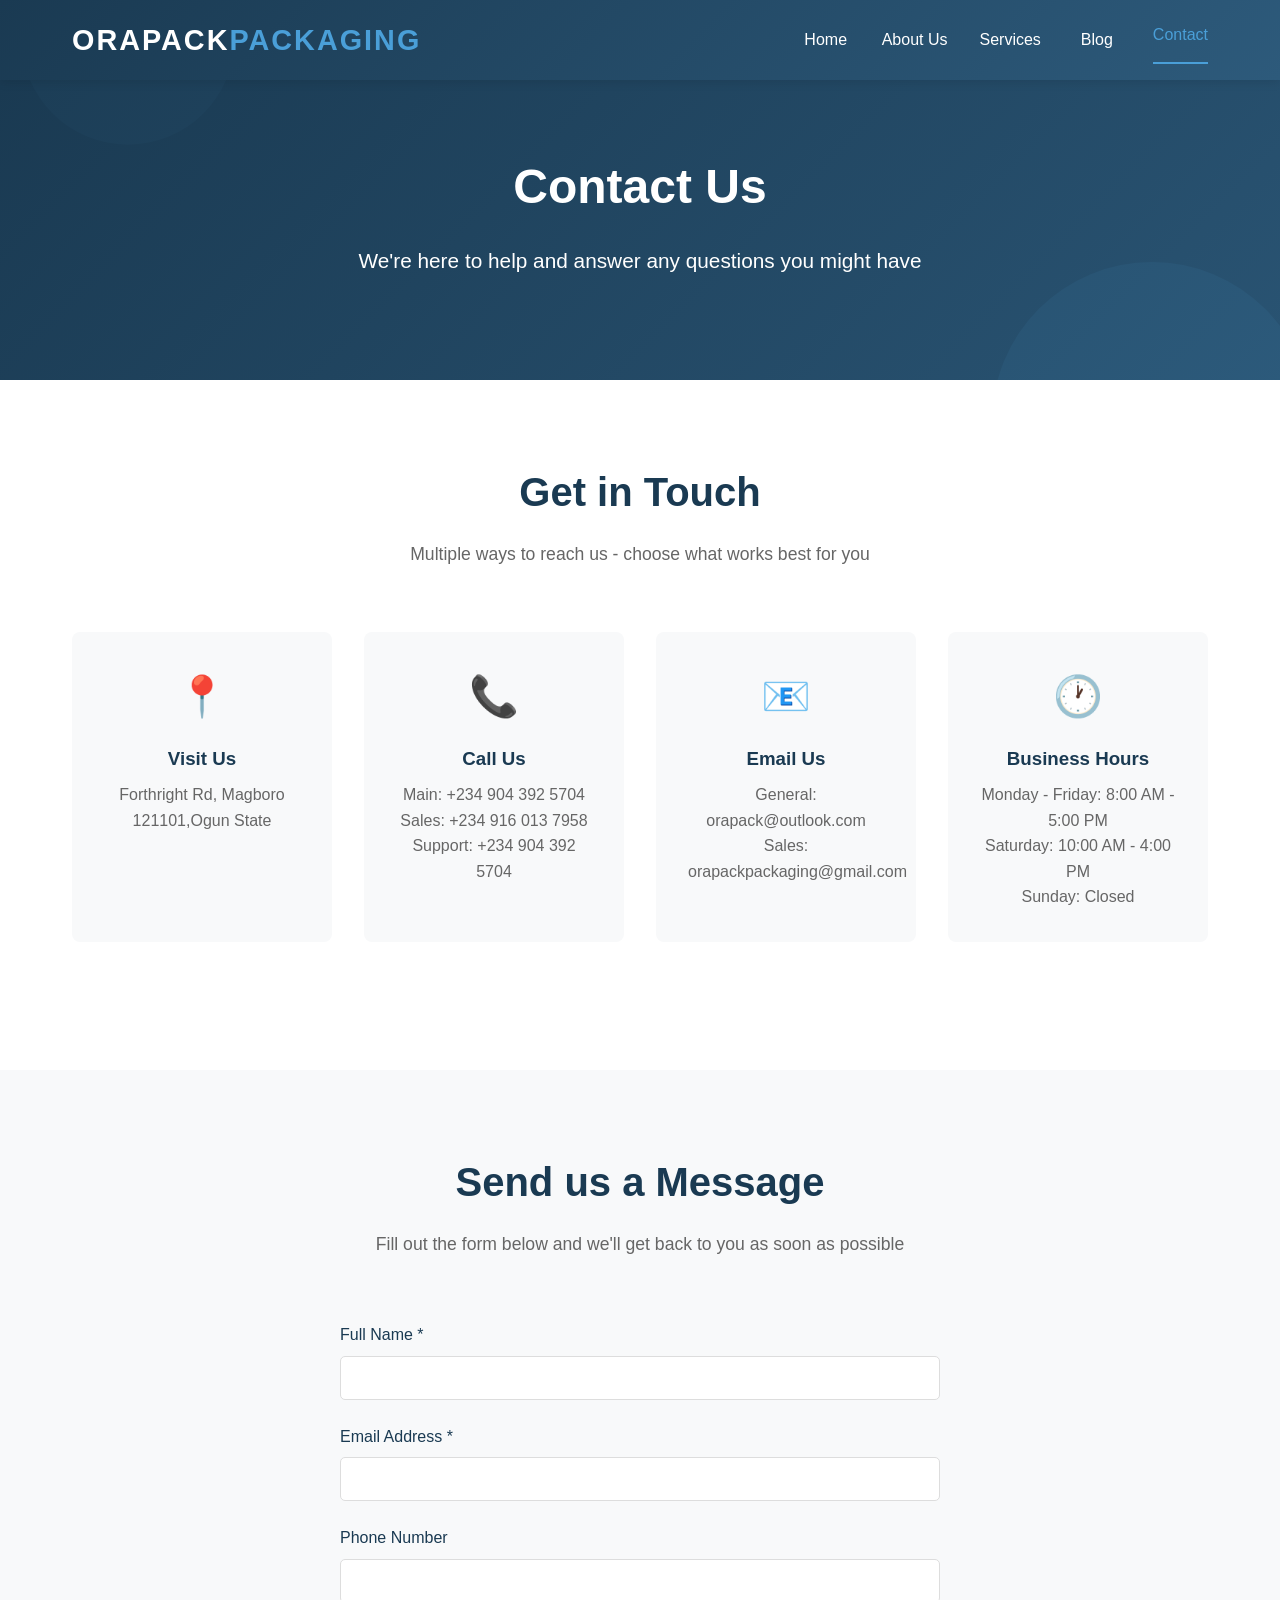
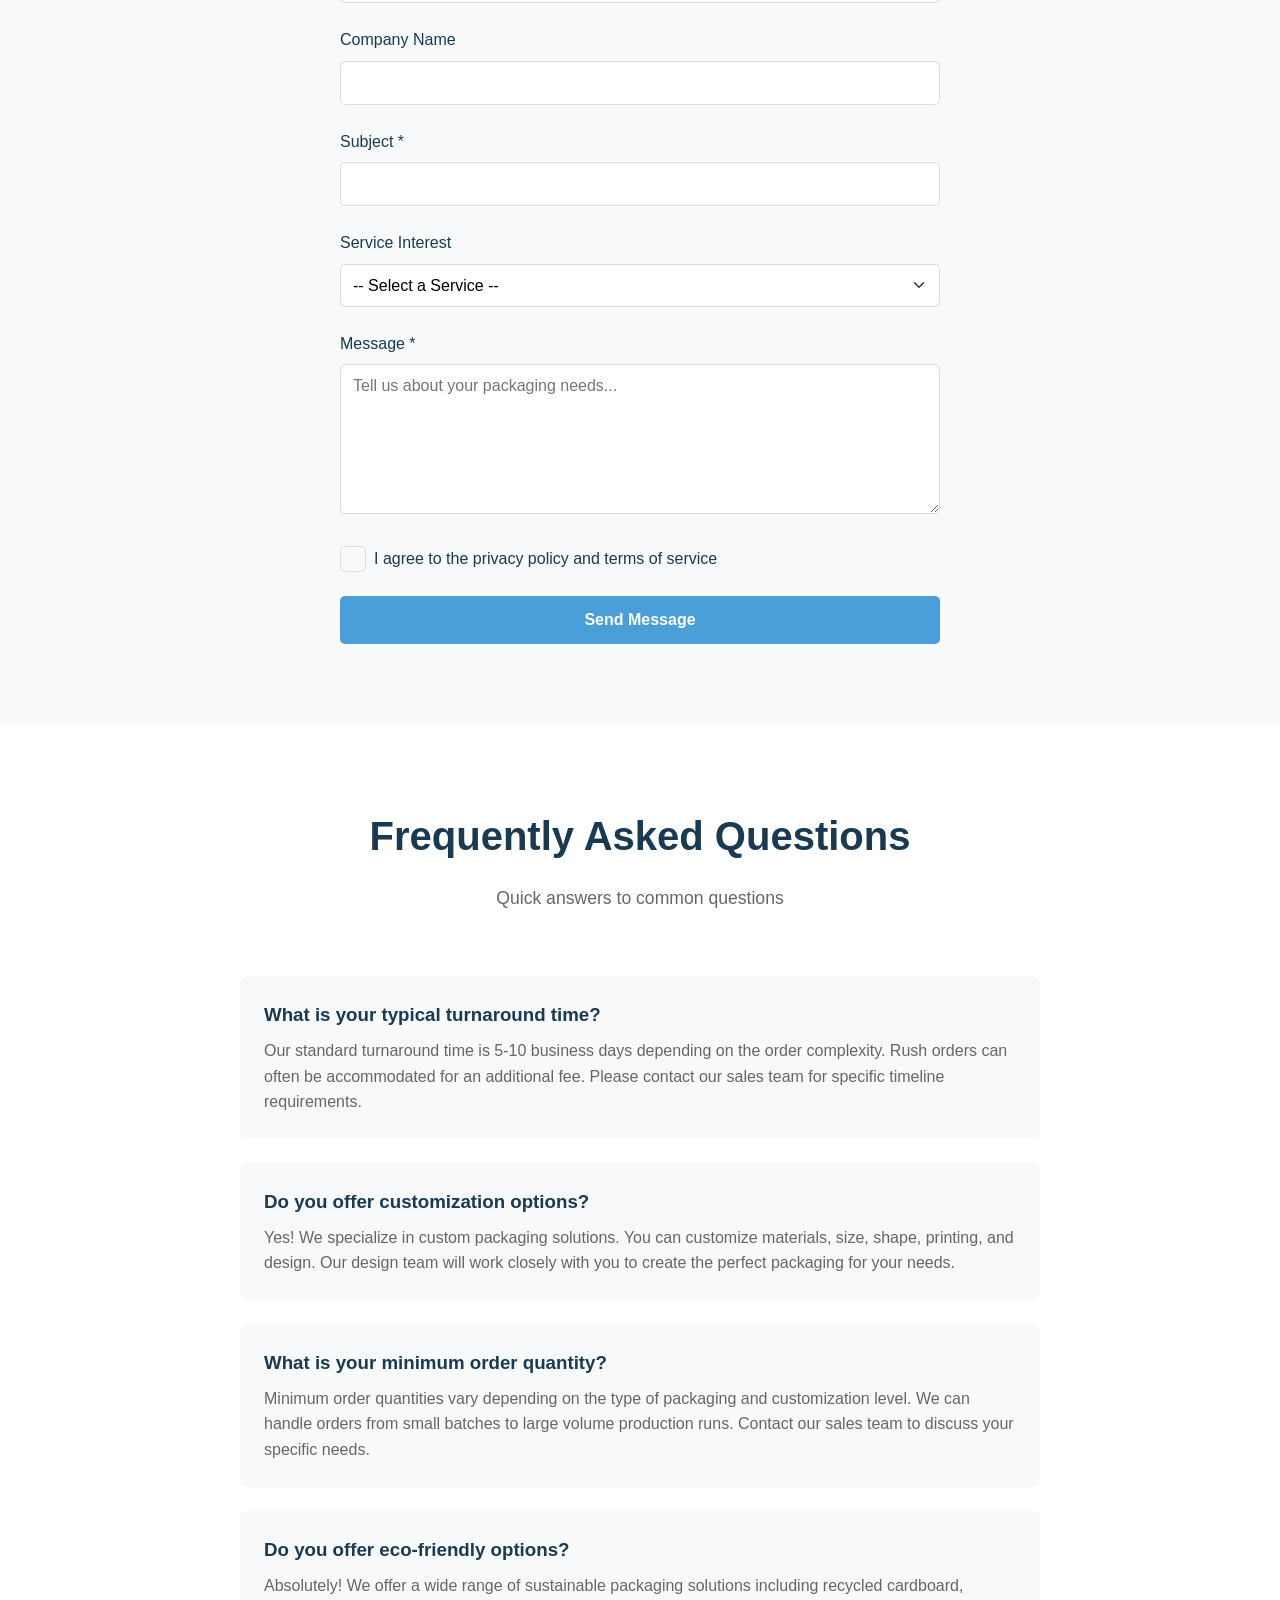
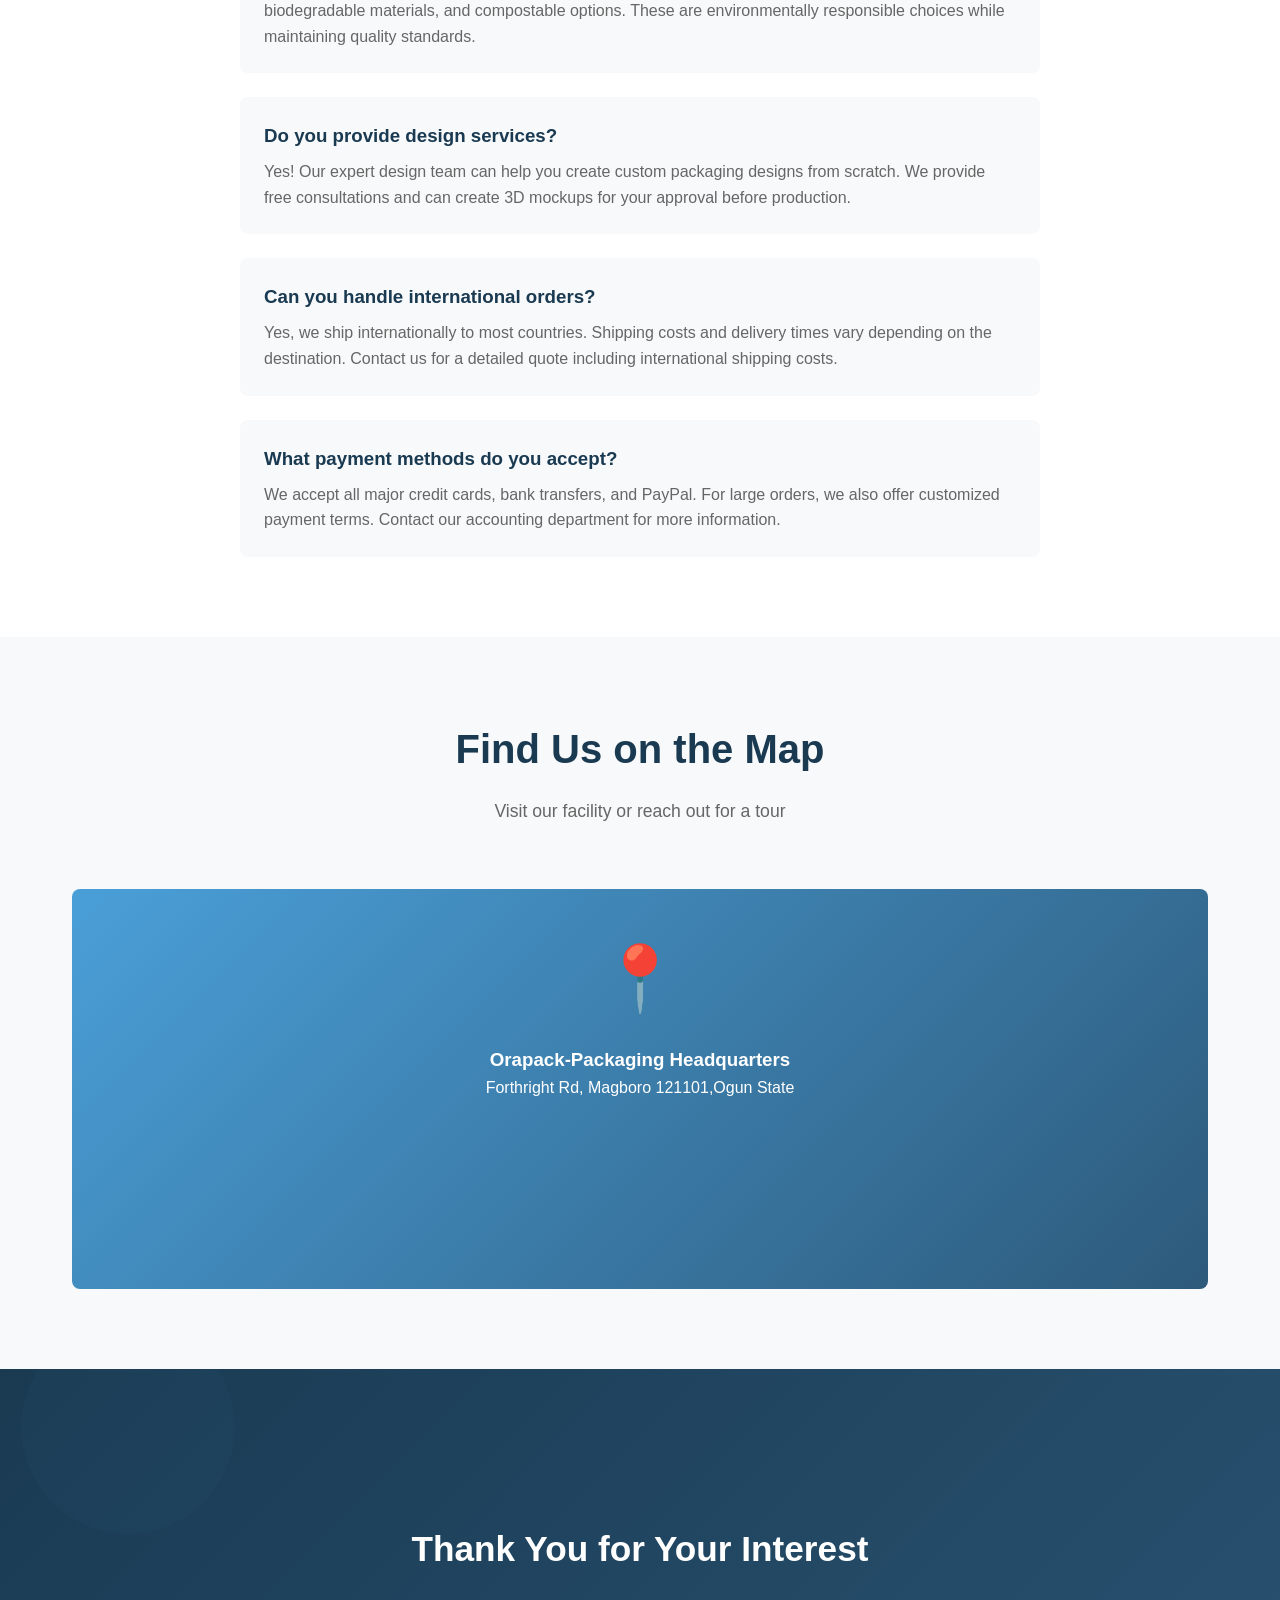
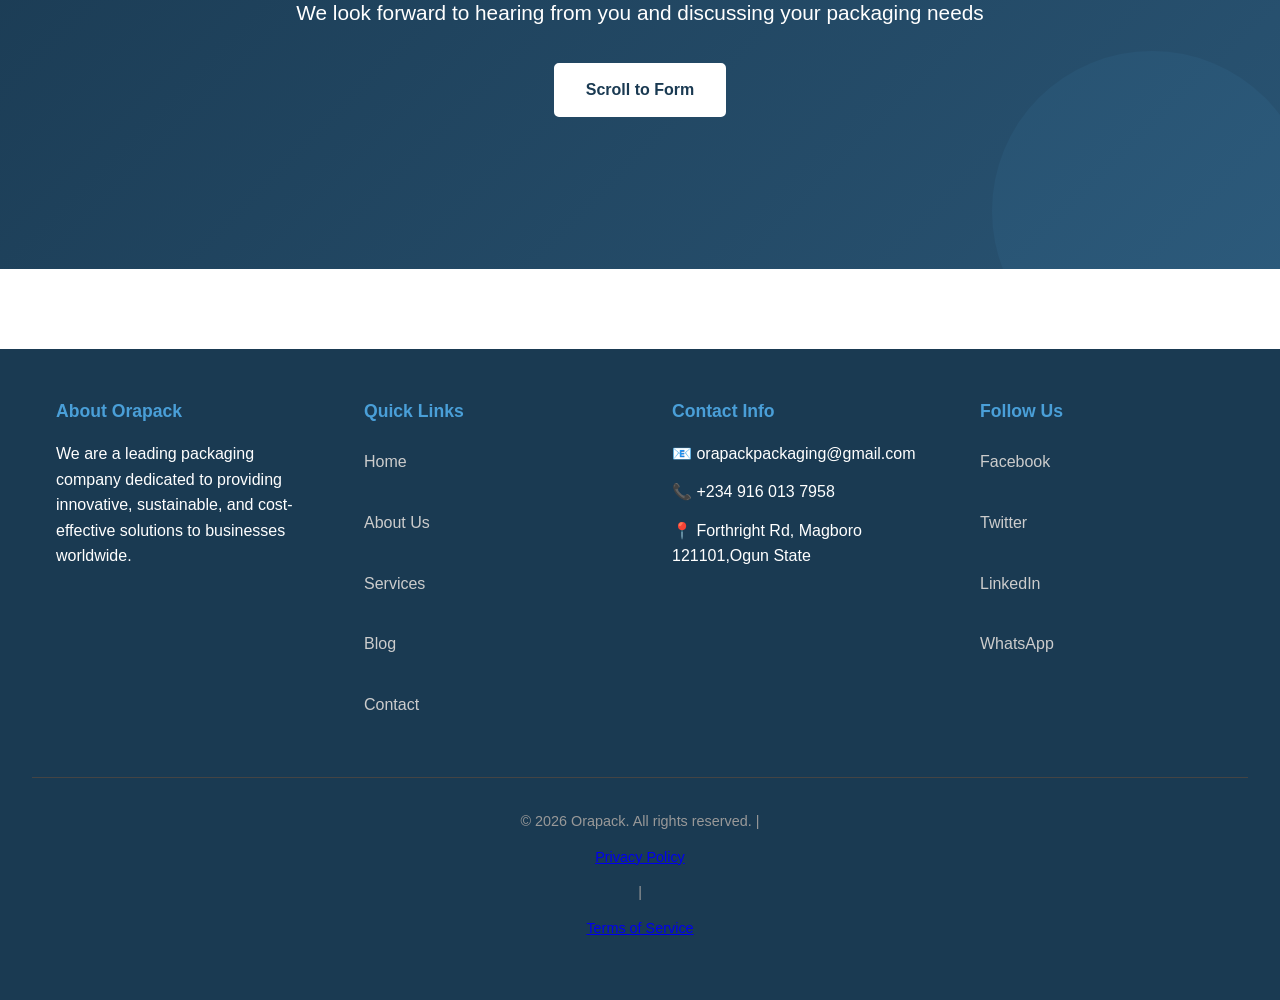
<file: contact.html>
<!DOCTYPE html>
<html lang="en">
<head>
  <meta charset="UTF-8">
  <meta name="viewport" content="width=device-width, initial-scale=1.0">
  <title>Contact - Orapack Packaging Solutions</title>
  <link rel="shortcut icon" href="Orapack-packaging-image/Orapack logo.jpg" type="image/x-icon">
  <link rel="stylesheet" href="Orapack-packaging-style/style.css">
</head>
<body>
  <!-- Header -->
  <header>
    <div class="header-container">
      <a href="index.html" class="logo">ORAPACK<span>PACKAGING</span></a>
      <button class="mobile-menu-btn" aria-label="Toggle menu">☰</button>
      <nav>
        <ul>
          <li><a href="index.html">Home</a></li>
          <li><a href="about.html">About Us</a></li>
          <li><a href="services.html">Services</a></li>
          <li><a href="blog.html">Blog</a></li>
          <li><a href="contact.html">Contact</a></li>
        </ul>
      </nav>
    </div>
  </header>

  <!-- Page Header -->
  <section class="hero" style="min-height: 300px; padding: 60px 2rem;">
    <div class="hero-content">
      <h1>Contact Us</h1>
      <p>We're here to help and answer any questions you might have</p>
    </div>
  </section>

  <!-- Contact Information -->
  <section class="section">
    <div class="container">
      <div class="section-header">
        <h2>Get in Touch</h2>
        <p>Multiple ways to reach us - choose what works best for you</p>
      </div>
      <div class="contact-info">
        <div class="info-box">
          <div class="info-icon">📍</div>
          <h3>Visit Us</h3>
          <p>Forthright Rd, Magboro 121101,Ogun State</p>
        </div>
        <div class="info-box">
          <div class="info-icon">📞</div>
          <h3>Call Us</h3>
          <p>Main: +234 904 392 5704<br/>Sales: +234 916 013 7958<br/>Support: +234 904 392 5704</p>
        </div>
        <div class="info-box">
          <div class="info-icon">📧</div>
          <h3>Email Us</h3>
          <p>General: orapack@outlook.com<br/>Sales: orapackpackaging@gmail.com<br/></p>
        </div>
        <div class="info-box">
          <div class="info-icon">🕐</div>
          <h3>Business Hours</h3>
          <p>Monday - Friday: 8:00 AM - 5:00 PM<br/>Saturday: 10:00 AM - 4:00 PM<br/>Sunday: Closed</p>
        </div>
      </div>
    </div>
  </section>

  <!-- Contact Form Section -->
  <section class="section alternate">
    <div class="container">
      <div class="section-header">
        <h2>Send us a Message</h2>
        <p>Fill out the form below and we'll get back to you as soon as possible</p>
      </div>
      
      <form class="contact-form" id="contactForm">
        <div class="form-group">
          <label for="name">Full Name *</label>
          <input type="text" id="name" name="name" required>
        </div>

        <div class="form-group">
          <label for="email">Email Address *</label>
          <input type="email" id="email" name="email" required>
        </div>

        <div class="form-group">
          <label for="phone">Phone Number</label>
          <input type="tel" id="phone" name="phone">
        </div>

        <div class="form-group">
          <label for="company">Company Name</label>
          <input type="text" id="company" name="company">
        </div>

        <div class="form-group">
          <label for="subject">Subject *</label>
          <input type="text" id="subject" name="subject" required>
        </div>

        <div class="form-group">
          <label for="service">Service Interest</label>
          <select id="service" name="service" style="width: 100%; padding: 12px; border: 1px solid #ddd; border-radius: 5px; font-family: inherit; font-size: 1rem;">
            <option value="">-- Select a Service --</option>
            <option value="cardboard">Cardboard Box Packaging</option>
            <option value="plastic">Plastic Packaging</option>
            <option value="printing">Label & Printing Services</option>
            <option value="gift">Gift Packaging</option>
            <option value="food">Food & Beverage Packaging</option>
            <option value="logistics">Logistics & Fulfillment</option>
            <option value="eco">Eco-Friendly Packaging</option>
            <option value="design">Design & Consultation</option>
            <option value="custom">Custom Manufacturing</option>
            <option value="other">Other</option>
          </select>
        </div>

        <div class="form-group">
          <label for="message">Message *</label>
          <textarea id="message" name="message" required placeholder="Tell us about your packaging needs..."></textarea>
        </div>

        <div class="form-group">
          <label style="display: flex; align-items: center; font-weight: normal;">
            <input type="checkbox" required style="width: auto; margin-right: 0.5rem;">
            I agree to the privacy policy and terms of service
          </label>
        </div>

        <button type="submit" class="btn btn-primary" style="width: 100%; cursor: pointer;">Send Message</button>
      </form>
    </div>
  </section>

  <!-- FAQ Section -->
  <section class="section">
    <div class="container">
      <div class="section-header">
        <h2>Frequently Asked Questions</h2>
        <p>Quick answers to common questions</p>
      </div>
      <div style="max-width: 800px; margin: 0 auto;">
        <div style="background: #f8f9fa; padding: 1.5rem; margin-bottom: 1.5rem; border-radius: 8px;">
          <h3 style="color: #1a3a52; margin-bottom: 0.5rem;">What is your typical turnaround time?</h3>
          <p style="color: #666;">Our standard turnaround time is 5-10 business days depending on the order complexity. Rush orders can often be accommodated for an additional fee. Please contact our sales team for specific timeline requirements.</p>
        </div>

        <div style="background: #f8f9fa; padding: 1.5rem; margin-bottom: 1.5rem; border-radius: 8px;">
          <h3 style="color: #1a3a52; margin-bottom: 0.5rem;">Do you offer customization options?</h3>
          <p style="color: #666;">Yes! We specialize in custom packaging solutions. You can customize materials, size, shape, printing, and design. Our design team will work closely with you to create the perfect packaging for your needs.</p>
        </div>

        <div style="background: #f8f9fa; padding: 1.5rem; margin-bottom: 1.5rem; border-radius: 8px;">
          <h3 style="color: #1a3a52; margin-bottom: 0.5rem;">What is your minimum order quantity?</h3>
          <p style="color: #666;">Minimum order quantities vary depending on the type of packaging and customization level. We can handle orders from small batches to large volume production runs. Contact our sales team to discuss your specific needs.</p>
        </div>

        <div style="background: #f8f9fa; padding: 1.5rem; margin-bottom: 1.5rem; border-radius: 8px;">
          <h3 style="color: #1a3a52; margin-bottom: 0.5rem;">Do you offer eco-friendly options?</h3>
          <p style="color: #666;">Absolutely! We offer a wide range of sustainable packaging solutions including recycled cardboard, biodegradable materials, and compostable options. These are environmentally responsible choices while maintaining quality standards.</p>
        </div>

        <div style="background: #f8f9fa; padding: 1.5rem; margin-bottom: 1.5rem; border-radius: 8px;">
          <h3 style="color: #1a3a52; margin-bottom: 0.5rem;">Do you provide design services?</h3>
          <p style="color: #666;">Yes! Our expert design team can help you create custom packaging designs from scratch. We provide free consultations and can create 3D mockups for your approval before production.</p>
        </div>

        <div style="background: #f8f9fa; padding: 1.5rem; margin-bottom: 1.5rem; border-radius: 8px;">
          <h3 style="color: #1a3a52; margin-bottom: 0.5rem;">Can you handle international orders?</h3>
          <p style="color: #666;">Yes, we ship internationally to most countries. Shipping costs and delivery times vary depending on the destination. Contact us for a detailed quote including international shipping costs.</p>
        </div>

        <div style="background: #f8f9fa; padding: 1.5rem; border-radius: 8px;">
          <h3 style="color: #1a3a52; margin-bottom: 0.5rem;">What payment methods do you accept?</h3>
          <p style="color: #666;">We accept all major credit cards, bank transfers, and PayPal. For large orders, we also offer customized payment terms. Contact our accounting department for more information.</p>
        </div>
      </div>
    </div>
  </section>

  <!-- Map Section -->
  <section class="section alternate">
    <div class="container">
      <div class="section-header">
        <h2>Find Us on the Map</h2>
        <p>Visit our facility or reach out for a tour</p>
      </div>
      <div style="height: 400px; background: linear-gradient(135deg, #4a9fd8 0%, #2d5a7b 100%); border-radius: 8px; display: flex; align-items: center; justify-content: center;">
        <div style="text-align: center; color: white;">
          <div style="font-size: 4rem; margin-bottom: 1rem;">📍</div>
          <h3>Orapack-Packaging Headquarters</h3>
          <p>Forthright Rd, Magboro 121101,Ogun State</p>
            <iframe
          title="Google Map"
          src="https://www.google.com/maps/embed?pb=!1m18!1m12!1m3!1d3151.835434509374!2d144.9537363153169!3d-37.81627977975195!2m3!1f0!2f0!3f0!3m2!1i1024!2i768!4f13.1!3m3!1m2!1s0x6ad642af0f11fd81%3A0xf577d8e5a0bde0!2sFederation%20Square%20Car%20Park!5e0!3m2!1sen!2sau!4v1616581234567"
          allowFullScreen=""
          loading="lazy"
          class="iframe"
        ></iframe>
        </div>
      </div>
    </div>
  </section>

  <!-- Call to Action -->
  <section class="hero" style="background-color: #2d5a7b; padding: 60px 2rem;">
    <div class="hero-content">
      <h2 style="font-size: 2.2rem; margin-bottom: 1rem;">Thank You for Your Interest</h2>
      <p style="margin-bottom: 2rem;">We look forward to hearing from you and discussing your packaging needs</p>
      <a href="#contactForm" class="btn btn-secondary">Scroll to Form</a>
    </div>
  </section>

  <!-- Footer -->
  <footer>
    <div class="footer-content">
      <div class="footer-section">
        <h4>About Orapack</h4>
        <p>We are a leading packaging company dedicated to providing innovative, sustainable, and cost-effective solutions to businesses worldwide.</p>
      </div>
      <div class="footer-section">
        <h4>Quick Links</h4>
        <ul>
          <li><a href="index.html">Home</a></li>
          <li><a href="about.html">About Us</a></li>
          <li><a href="services.html">Services</a></li>
          <li><a href="blog.html">Blog</a></li>
          <li><a href="contact.html">Contact</a></li>
        </ul>
      </div>
      <div class="footer-section">
        <h4>Contact Info</h4>
        <ul>
          <li>📧 orapackpackaging@gmail.com</li>
          <li>📞 +234 916 013 7958 </li>
          <li>📍 Forthright Rd, Magboro 121101,Ogun State</li>
        </ul>
      </div>
      <div class="footer-section">
        <h4>Follow Us</h4>
        <ul>
          <li><a href="https://web.facebook.com/orapackpackaging/" target="_blank">Facebook</a></li>
          <li><a href="#">Twitter</a></li>
          <li><a href="https://www.linkedin.com/feed/" target="_blank">LinkedIn</a></li>
          <li><a href="https://wa.me/2349160137958" target="_blank">WhatsApp</a></li>
        </ul>
      </div>
    </div>
    <div class="footer-bottom">
      <p>&copy; 2026 Orapack. All rights reserved. | <a href="#">Privacy Policy</a> | <a href="#">Terms of Service</a></p>
    </div>
  </footer>

  <script src="Orapack-packaging-js/script.js"></script>
</body>
</html>
</file>
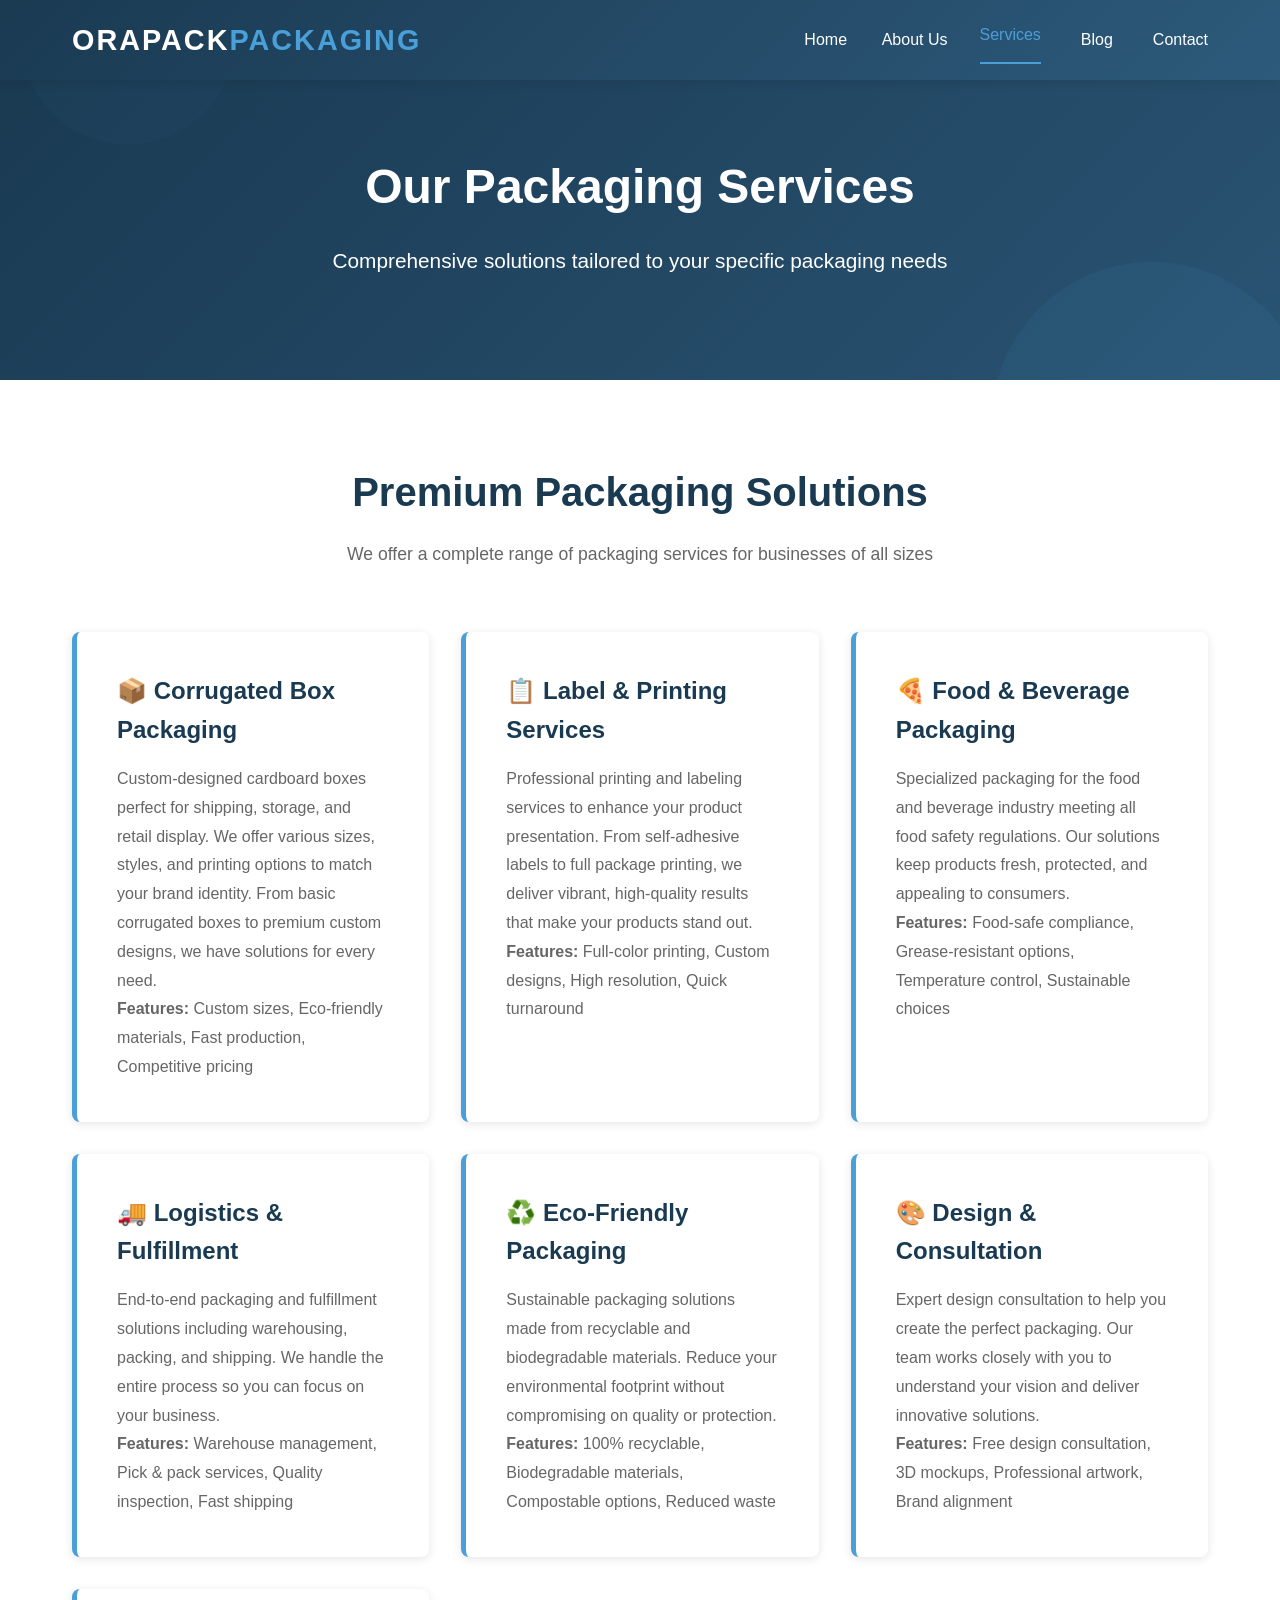
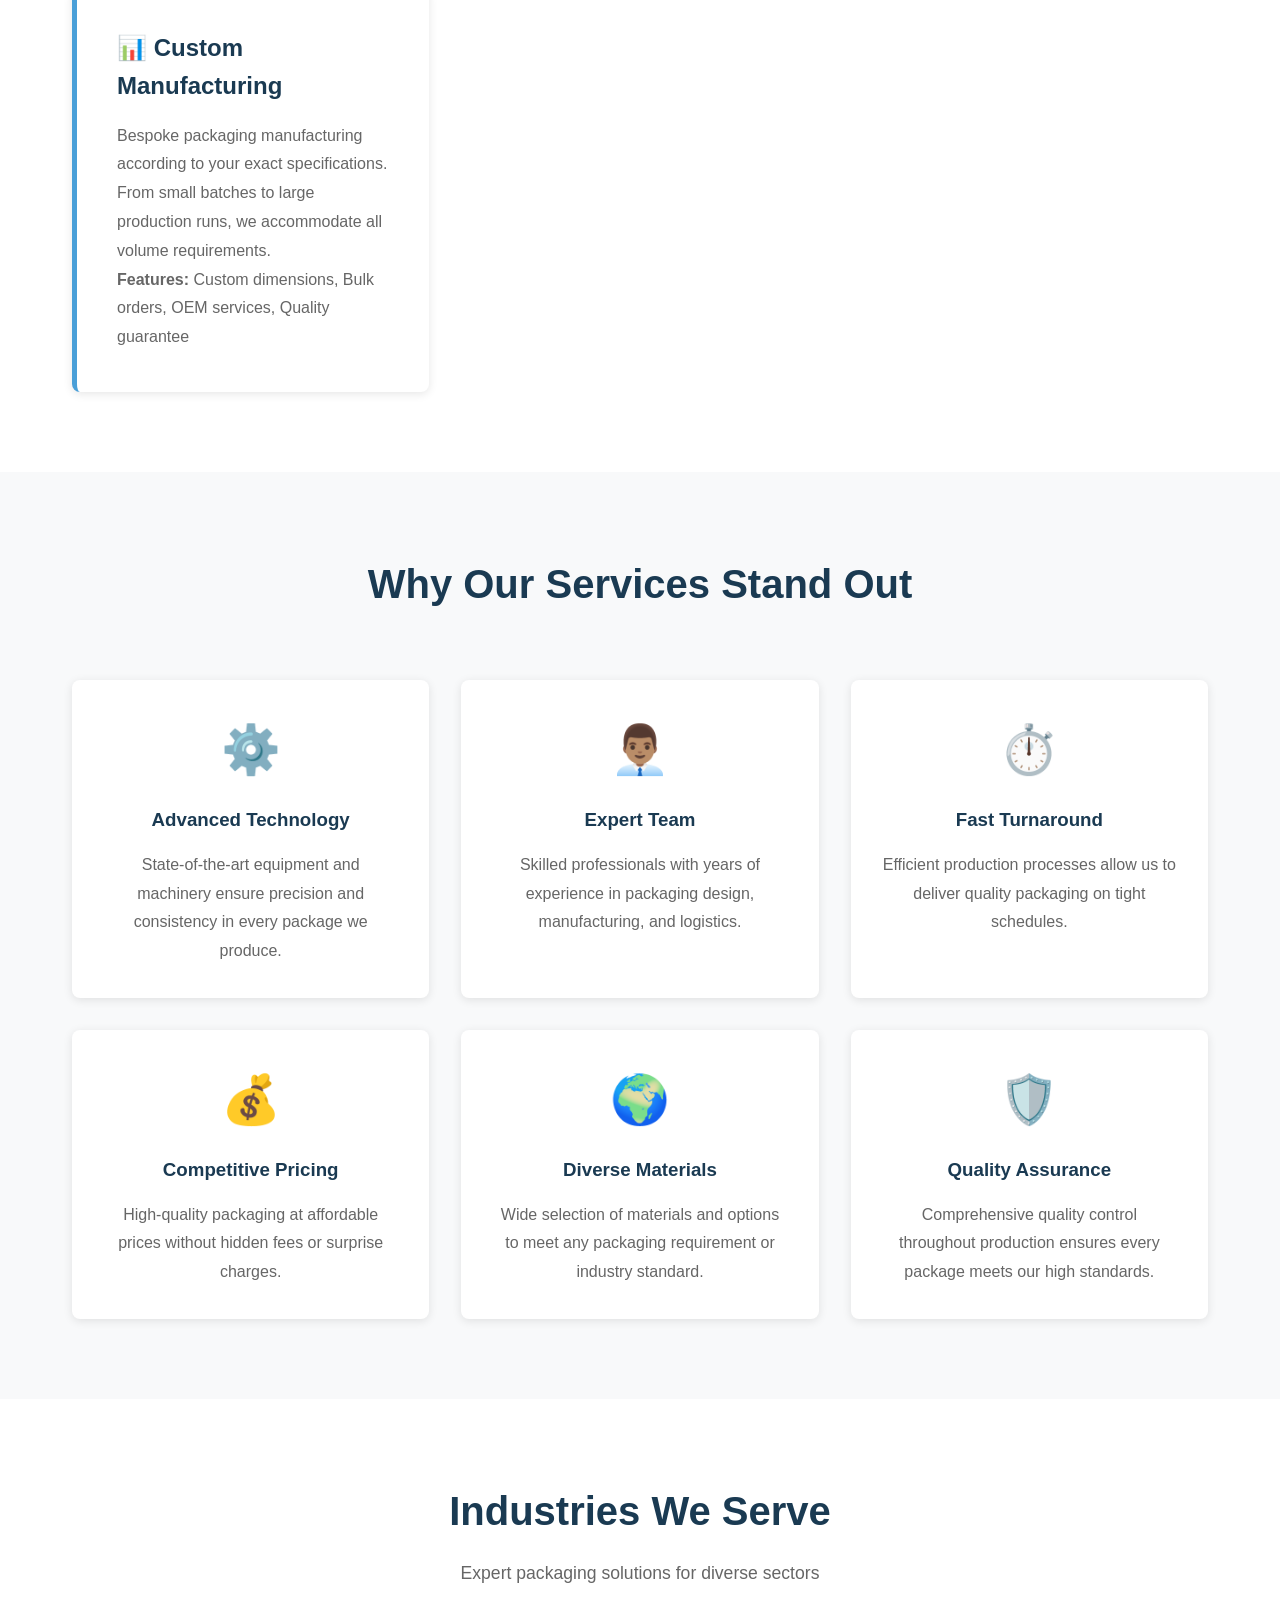
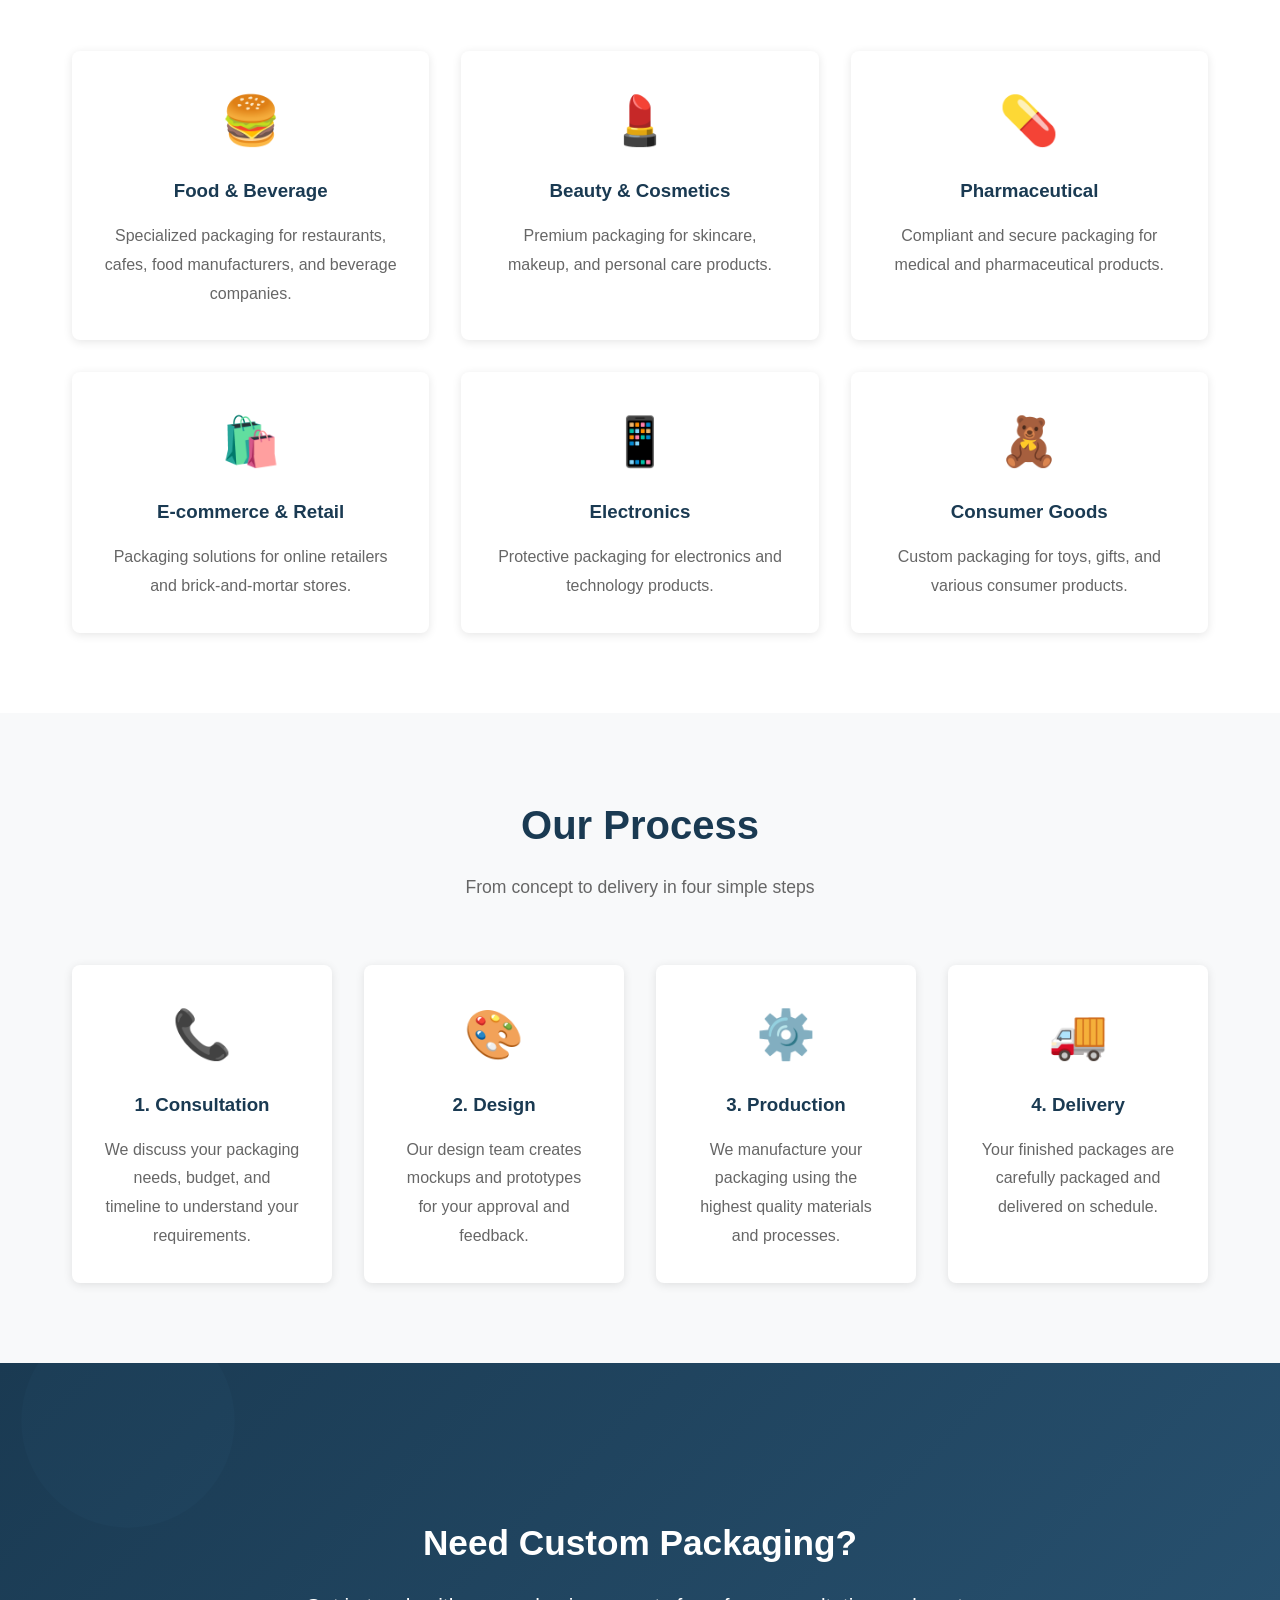
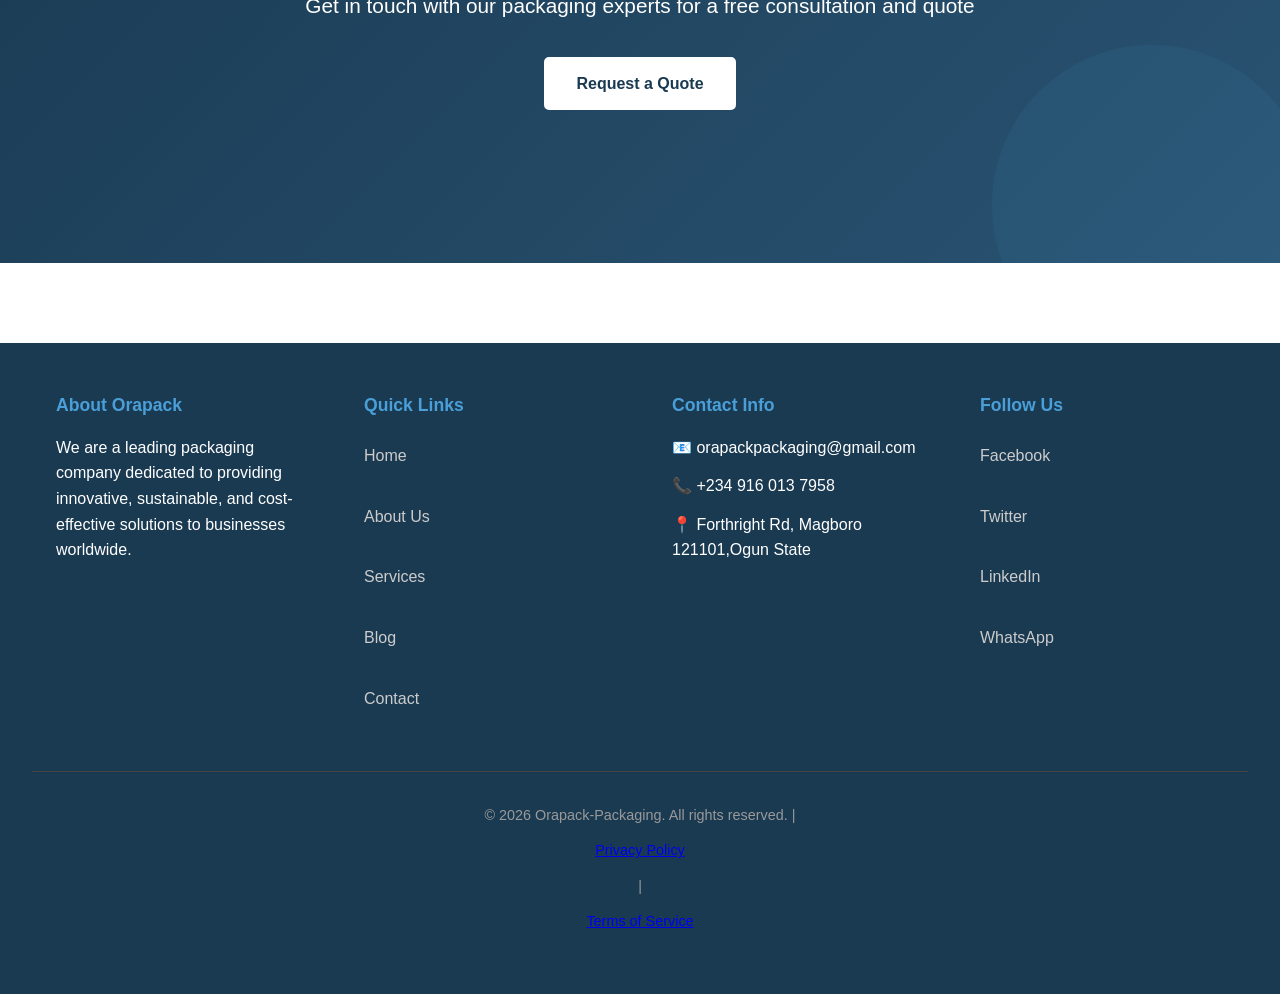
<file: services.html>
<!DOCTYPE html>
<html lang="en">
<head>
  <meta charset="UTF-8">
  <meta name="viewport" content="width=device-width, initial-scale=1.0">
  <title>Services - Orapack Packaging Solutions</title>
  <link rel="shortcut icon" href="Orapack-packaging-image/Orapack logo.jpg" type="image/x-icon">
  <link rel="stylesheet" href="Orapack-packaging-style/style.css">
</head>
<body>
  <!-- Header -->
  <header>
    <div class="header-container">
      <a href="index.html" class="logo">ORAPACK<span>PACKAGING</span></a>
      <button class="mobile-menu-btn" aria-label="Toggle menu">☰</button>
      <nav>
        <ul>
          <li><a href="index.html">Home</a></li>
          <li><a href="about.html">About Us</a></li>
          <li><a href="services.html">Services</a></li>
          <li><a href="blog.html">Blog</a></li>
          <li><a href="contact.html">Contact</a></li>
        </ul>
      </nav>
    </div>
  </header>

  <!-- Page Header -->
  <section class="hero" style="min-height: 300px; padding: 60px 2rem;">
    <div class="hero-content">
      <h1>Our Packaging Services</h1>
      <p>Comprehensive solutions tailored to your specific packaging needs</p>
    </div>
  </section>

  <!-- Main Services -->
  <section class="section">
    <div class="container">
      <div class="section-header">
        <h2>Premium Packaging Solutions</h2>
        <p>We offer a complete range of packaging services for businesses of all sizes</p>
      </div>
      <div class="services-grid">
        <div class="service-card">
          <h3>📦 Corrugated Box Packaging</h3>
          <p>Custom-designed cardboard boxes perfect for shipping, storage, and retail display. We offer various sizes, styles, and printing options to match your brand identity. From basic corrugated boxes to premium custom designs, we have solutions for every need.</p>
          <p><strong>Features:</strong> Custom sizes, Eco-friendly materials, Fast production, Competitive pricing</p>
        </div>
        <div class="service-card">
          <h3>📋 Label & Printing Services</h3>
          <p>Professional printing and labeling services to enhance your product presentation. From self-adhesive labels to full package printing, we deliver vibrant, high-quality results that make your products stand out.</p>
          <p><strong>Features:</strong> Full-color printing, Custom designs, High resolution, Quick turnaround</p>
        </div>
        <div class="service-card">
          <h3>🍕 Food & Beverage Packaging</h3>
          <p>Specialized packaging for the food and beverage industry meeting all food safety regulations. Our solutions keep products fresh, protected, and appealing to consumers.</p>
          <p><strong>Features:</strong> Food-safe compliance, Grease-resistant options, Temperature control, Sustainable choices</p>
        </div>
        <div class="service-card">
          <h3>🚚 Logistics & Fulfillment</h3>
          <p>End-to-end packaging and fulfillment solutions including warehousing, packing, and shipping. We handle the entire process so you can focus on your business.</p>
          <p><strong>Features:</strong> Warehouse management, Pick & pack services, Quality inspection, Fast shipping</p>
        </div>
        <div class="service-card">
          <h3>♻️ Eco-Friendly Packaging</h3>
          <p>Sustainable packaging solutions made from recyclable and biodegradable materials. Reduce your environmental footprint without compromising on quality or protection.</p>
          <p><strong>Features:</strong> 100% recyclable, Biodegradable materials, Compostable options, Reduced waste</p>
        </div>
        <div class="service-card">
          <h3>🎨 Design & Consultation</h3>
          <p>Expert design consultation to help you create the perfect packaging. Our team works closely with you to understand your vision and deliver innovative solutions.</p>
          <p><strong>Features:</strong> Free design consultation, 3D mockups, Professional artwork, Brand alignment</p>
        </div>
        <div class="service-card">
          <h3>📊 Custom Manufacturing</h3>
          <p>Bespoke packaging manufacturing according to your exact specifications. From small batches to large production runs, we accommodate all volume requirements.</p>
          <p><strong>Features:</strong> Custom dimensions, Bulk orders, OEM services, Quality guarantee</p>
        </div>
      </div>
    </div>
  </section>

  <!-- Service Features -->
  <section class="section alternate">
    <div class="container">
      <div class="section-header">
        <h2>Why Our Services Stand Out</h2>
      </div>
      <div class="features-grid">
        <div class="feature-card">
          <div class="feature-icon">⚙️</div>
          <h3>Advanced Technology</h3>
          <p>State-of-the-art equipment and machinery ensure precision and consistency in every package we produce.</p>
        </div>
        <div class="feature-card">
          <div class="feature-icon">👨🏽‍💼</div>
          <h3>Expert Team</h3>
          <p>Skilled professionals with years of experience in packaging design, manufacturing, and logistics.</p>
        </div>
        <div class="feature-card">
          <div class="feature-icon">⏱️</div>
          <h3>Fast Turnaround</h3>
          <p>Efficient production processes allow us to deliver quality packaging on tight schedules.</p>
        </div>
        <div class="feature-card">
          <div class="feature-icon">💰</div>
          <h3>Competitive Pricing</h3>
          <p>High-quality packaging at affordable prices without hidden fees or surprise charges.</p>
        </div>
        <div class="feature-card">
          <div class="feature-icon">🌍</div>
          <h3>Diverse Materials</h3>
          <p>Wide selection of materials and options to meet any packaging requirement or industry standard.</p>
        </div>
        <div class="feature-card">
          <div class="feature-icon">🛡️</div>
          <h3>Quality Assurance</h3>
          <p>Comprehensive quality control throughout production ensures every package meets our high standards.</p>
        </div>
      </div>
    </div>
  </section>

  <!-- Industries We Serve -->
  <section class="section">
    <div class="container">
      <div class="section-header">
        <h2>Industries We Serve</h2>
        <p>Expert packaging solutions for diverse sectors</p>
      </div>
      <div class="features-grid">
        <div class="feature-card">
          <div class="feature-icon">🍔</div>
          <h3>Food & Beverage</h3>
          <p>Specialized packaging for restaurants, cafes, food manufacturers, and beverage companies.</p>
        </div>
        <div class="feature-card">
          <div class="feature-icon">💄</div>
          <h3>Beauty & Cosmetics</h3>
          <p>Premium packaging for skincare, makeup, and personal care products.</p>
        </div>
        <div class="feature-card">
          <div class="feature-icon">💊</div>
          <h3>Pharmaceutical</h3>
          <p>Compliant and secure packaging for medical and pharmaceutical products.</p>
        </div>
        <div class="feature-card">
          <div class="feature-icon">🛍️</div>
          <h3>E-commerce & Retail</h3>
          <p>Packaging solutions for online retailers and brick-and-mortar stores.</p>
        </div>
        <div class="feature-card">
          <div class="feature-icon">📱</div>
          <h3>Electronics</h3>
          <p>Protective packaging for electronics and technology products.</p>
        </div>
        <div class="feature-card">
          <div class="feature-icon">🧸</div>
          <h3>Consumer Goods</h3>
          <p>Custom packaging for toys, gifts, and various consumer products.</p>
        </div>
      </div>
    </div>
  </section>

  <!-- Process Section -->
  <section class="section alternate">
    <div class="container">
      <div class="section-header">
        <h2>Our Process</h2>
        <p>From concept to delivery in four simple steps</p>
      </div>
      <div style="display: grid; grid-template-columns: repeat(auto-fit, minmax(200px, 1fr)); gap: 2rem; margin-top: 3rem;">
        <div class="feature-card">
          <div class="feature-icon">📞</div>
          <h3>1. Consultation</h3>
          <p>We discuss your packaging needs, budget, and timeline to understand your requirements.</p>
        </div>
        <div class="feature-card">
          <div class="feature-icon">🎨</div>
          <h3>2. Design</h3>
          <p>Our design team creates mockups and prototypes for your approval and feedback.</p>
        </div>
        <div class="feature-card">
          <div class="feature-icon">⚙️</div>
          <h3>3. Production</h3>
          <p>We manufacture your packaging using the highest quality materials and processes.</p>
        </div>
        <div class="feature-card">
          <div class="feature-icon">🚚</div>
          <h3>4. Delivery</h3>
          <p>Your finished packages are carefully packaged and delivered on schedule.</p>
        </div>
      </div>
    </div>
  </section>

  <!-- Call to Action -->
  <section class="hero" style="background-color: #2d5a7b; padding: 60px 2rem;">
    <div class="hero-content">
      <h2 style="font-size: 2.2rem; margin-bottom: 1rem;">Need Custom Packaging?</h2>
      <p style="margin-bottom: 2rem;">Get in touch with our packaging experts for a free consultation and quote</p>
      <a href="contact.html" class="btn btn-secondary">Request a Quote</a>
    </div>
  </section>

  <!-- Footer -->
  <footer>
    <div class="footer-content">
      <div class="footer-section">
        <h4>About Orapack</h4>
        <p>We are a leading packaging company dedicated to providing innovative, sustainable, and cost-effective solutions to businesses worldwide.</p>
      </div>
      <div class="footer-section">
        <h4>Quick Links</h4>
        <ul>
          <li><a href="index.html">Home</a></li>
          <li><a href="about.html">About Us</a></li>
          <li><a href="services.html">Services</a></li>
          <li><a href="blog.html">Blog</a></li>
          <li><a href="contact.html">Contact</a></li>
        </ul>
      </div>
      <div class="footer-section">
        <h4>Contact Info</h4>
        <ul>
          <li>📧  orapackpackaging@gmail.com</li>
          <li>📞 +234 916 013 7958</li>
          <li>📍 Forthright Rd, Magboro 121101,Ogun State</li>
        </ul>
      </div>
      <div class="footer-section">
        <h4>Follow Us</h4>
        <ul>
          <li><a href="https://web.facebook.com/orapackpackaging/" target="_blank">Facebook</a></li>
          <li><a href="#">Twitter</a></li>
          <li><a href="https://www.linkedin.com/feed/" target="_blank">LinkedIn</a></li>
          <li><a href="https://wa.me/2349160137958" target="_blank">WhatsApp</a></li>
        </ul>
      </div>
    </div>
    <div class="footer-bottom">
      <p>&copy; 2026 Orapack-Packaging. All rights reserved. | <a href="#">Privacy Policy</a> | <a href="#">Terms of Service</a></p>
    </div>
  </footer>

  <script src="Orapack-packaging-js/script.js"></script>
</body>

</html>
</file>
<file: Orapack-packaging-style/style.css>
/* General Styles */
* {
  margin: 0;
  padding: 0;
  box-sizing: border-box;
}

body {
  font-family: 'Segoe UI', Tahoma, Geneva, Verdana, sans-serif;
  line-height: 1.6;
  color: #333;
  font-size: 16px;
}

html {
  scroll-behavior: smooth;
}

/* Ensure tap targets are at least 48px */
a, button {
  min-height: 48px;
  min-width: 48px;
  display: flex;
  align-items: center;
  justify-content: center;
}

/* Header and Navigation */
header {
  background: linear-gradient(135deg, #1a3a52 0%, #2d5a7b 100%);
  color: white;
  padding: 1rem 0;
  position: sticky;
  top: 0;
  z-index: 1000;
  box-shadow: 0 2px 10px rgba(0, 0, 0, 0.1);
}

.header-container {
  max-width: 1200px;
  margin: 0 auto;
  padding: 0 2rem;
  display: flex;
  justify-content: space-between;
  align-items: center;
}

.logo {
  font-size: 1.8rem;
  font-weight: bold;
  letter-spacing: 2px;
  color: #fff;
  text-decoration: none;
}

.logo span {
  color: #4a9fd8;
}

nav ul {
  list-style: none;
  display: flex;
  gap: 2rem;
}

nav a {
  color: white;
  text-decoration: none;
  font-weight: 500;
  transition: color 0.3s ease;
  font-size: 1rem;
}

nav a:hover {
  color: #4a9fd8;
}

nav a.active {
  color: #4a9fd8;
  border-bottom: 2px solid #4a9fd8;
  padding-bottom: 0.5rem;
}

/* Mobile Menu Toggle Button */
.mobile-menu-btn {
  display: none;
  background: none;
  border: none;
  color: white;
  font-size: 1.5rem;
  cursor: pointer;
  padding: 0.5rem;
}

/* Mobile Navigation */
@media (max-width: 768px) {
  .mobile-menu-btn {
    display: block;
  }

  nav {
    position: absolute;
    top: 100%;
    left: 0;
    right: 0;
    background: linear-gradient(135deg, #1a3a52 0%, #2d5a7b 100%);
    max-height: 0;
    overflow: hidden;
    transition: max-height 0.3s ease;
  }

  nav.active {
    max-height: 500px;
  }

  nav ul {
    flex-direction: column;
    gap: 0;
    padding: 1rem 0;
  }

  nav li {
    border-bottom: 1px solid rgba(255, 255, 255, 0.1);
  }

  nav a {
    display: block;
    padding: 1rem 2rem;
    border-bottom: none !important;
  }

  nav a:hover {
    background-color: rgba(74, 159, 216, 0.1);
  }

  nav a.active {
    background-color: rgba(74, 159, 216, 0.2);
    border-left: 4px solid #4a9fd8;
    padding-left: calc(2rem - 4px);
  }

  header {
    position: relative;
  }

  .header-container {
    flex-wrap: wrap;
  }
}

/* Hero Section */
.hero {
  background: linear-gradient(135deg, rgba(26, 58, 82, 0.8) 0%, rgba(45, 90, 123, 0.8) 100%), url('data:image/svg+xml,<svg xmlns="http://www.w3.org/2000/svg" viewBox="0 0 1200 600"><rect fill="%231a3a52" width="1200" height="600"/><circle cx="10%" cy="20%" r="100" fill="%232d5a7b" opacity="0.5"/><circle cx="90%" cy="80%" r="150" fill="%234a9fd8" opacity="0.3"/></svg>');
  background-size: cover;
  background-position: center;
  color: white;
  padding: 100px 2rem;
  text-align: center;
  min-height: 500px;
  display: flex;
  align-items: center;
  justify-content: center;
}

.hero-content {
  max-width: 800px;
}

.hero h1 {
  font-size: 3rem;
  margin-bottom: 1rem;
  font-weight: 700;
}

.hero p {
  font-size: 1.3rem;
  margin-bottom: 2rem;
  line-height: 1.8;
}

.hero-buttons {
  display: flex;
  gap: 1rem;
  justify-content: center;
  flex-wrap: wrap;
}

/* Buttons */
.btn {
  padding: 12px 30px;
  border: none;
  border-radius: 5px;
  font-size: 1rem;
  cursor: pointer;
  transition: all 0.3s ease;
  text-decoration: none;
  display: inline-flex;
  align-items: center;
  justify-content: center;
  font-weight: 600;
  white-space: nowrap;
}

.btn-primary {
  background-color: #4a9fd8;
  color: white;
}

.btn-primary:hover {
  background-color: #357ab8;
  transform: translateY(-2px);
  box-shadow: 0 5px 15px rgba(74, 159, 216, 0.4);
}

.btn-secondary {
  background-color: white;
  color: #1a3a52;
  border: 2px solid white;
}

.btn-secondary:hover {
  background-color: transparent;
  color: white;
  transform: translateY(-2px);
}

/* Containers */
.container {
  max-width: 1200px;
  margin: 0 auto;
  padding: 0 2rem;
}

.section {
  padding: 80px 2rem;
}

.section.alternate {
  background-color: #f8f9fa;
}

/* Section Headers */
.section-header {
  text-align: center;
  margin-bottom: 4rem;
}

.section-header h2 {
  font-size: 2.5rem;
  color: #1a3a52;
  margin-bottom: 1rem;
}

.section-header p {
  font-size: 1.1rem;
  color: #666;
  max-width: 600px;
  margin: 0 auto;
}

/* Feature Cards */
.features-grid {
  display: grid;
  grid-template-columns: repeat(auto-fit, minmax(280px, 1fr));
  gap: 2rem;
  margin-top: 3rem;
}

.feature-card {
  background: white;
  padding: 2rem;
  border-radius: 8px;
  box-shadow: 0 2px 10px rgba(0, 0, 0, 0.1);
  transition: all 0.3s ease;
  text-align: center;
}

.feature-card:hover {
  transform: translateY(-10px);
  box-shadow: 0 5px 25px rgba(0, 0, 0, 0.15);
}

.feature-icon {
  font-size: 3rem;
  margin-bottom: 1rem;
}

.feature-card h3 {
  color: #1a3a52;
  margin-bottom: 1rem;
}

.feature-card p {
  color: #666;
  line-height: 1.8;
}

/* Service Cards */
.services-grid {
  display: grid;
  grid-template-columns: repeat(auto-fit, minmax(300px, 1fr));
  gap: 2rem;
  margin-top: 3rem;
}

.service-card {
  background: white;
  padding: 2.5rem;
  border-radius: 8px;
  border-left: 5px solid #4a9fd8;
  box-shadow: 0 2px 10px rgba(0, 0, 0, 0.1);
  transition: all 0.3s ease;
}

.service-card:hover {
  box-shadow: 0 5px 25px rgba(0, 0, 0, 0.15);
  transform: translateX(10px);
}

.service-card h3 {
  color: #1a3a52;
  margin-bottom: 1rem;
  font-size: 1.5rem;
}

.service-card p {
  color: #666;
  line-height: 1.8;
}

/* Blog Cards */
.blog-grid {
  display: grid;
  grid-template-columns: repeat(auto-fit, minmax(300px, 1fr));
  gap: 2rem;
  margin-top: 3rem;
}

.blog-card {
  background: white;
  border-radius: 8px;
  overflow: hidden;
  box-shadow: 0 2px 10px rgba(0, 0, 0, 0.1);
  transition: all 0.3s ease;
}

.blog-card:hover {
  transform: translateY(-5px);
  box-shadow: 0 5px 25px rgba(0, 0, 0, 0.15);
}

.blog-image {
  width: 100%;
  height: 200px;
  background: linear-gradient(135deg, #4a9fd8 0%, #2d5a7b 100%);
  display: flex;
  align-items: center;
  justify-content: center;
  font-size: 3rem;
}

.blog-content {
  padding: 2rem;
}

.blog-date {
  color: #4a9fd8;
  font-size: 0.9rem;
  margin-bottom: 0.5rem;
}

.blog-card h3 {
  color: #1a3a52;
  margin-bottom: 1rem;
}

.blog-card p {
  color: #666;
  margin-bottom: 1.5rem;
}

.blog-link {
  color: #4a9fd8;
  text-decoration: none;
  font-weight: 600;
  transition: color 0.3s ease;
}

.blog-link:hover {
  color: #357ab8;
}

/* Contact Form */
.contact-form {
  max-width: 600px;
  margin: 0 auto;
}

.form-group {
  margin-bottom: 1.5rem;
}

.form-group label {
  display: block;
  margin-bottom: 0.5rem;
  color: #1a3a52;
  font-weight: 500;
}

.form-group input,
.form-group textarea {
  width: 100%;
  padding: 12px;
  border: 1px solid #ddd;
  border-radius: 5px;
  font-family: inherit;
  font-size: 1rem;
  transition: border-color 0.3s ease;
  -webkit-appearance: none;
  appearance: none;
}

.form-group input:focus,
.form-group textarea:focus {
  outline: none;
  border-color: #4a9fd8;
  box-shadow: 0 0 0 3px rgba(74, 159, 216, 0.1);
}

.form-group textarea {
  resize: vertical;
  min-height: 150px;
}

.form-group select {
  -webkit-appearance: none;
  appearance: none;
  width: 100%;
  padding: 12px;
  border: 1px solid #ddd;
  border-radius: 5px;
  font-family: inherit;
  font-size: 1rem;
  cursor: pointer;
  background-color: white;
  background-image: url("data:image/svg+xml,%3csvg xmlns='http://www.w3.org/2000/svg' viewBox='0 0 16 16'%3e%3cpath fill='none' stroke='%23343a40' stroke-linecap='round' stroke-linejoin='round' stroke-width='2' d='M2 5l6 6 6-6'/%3e%3c/svg%3e");
  background-repeat: no-repeat;
  background-position: right 0.75rem center;
  background-size: 16px 12px;
  padding-right: 2.5rem;
}

.form-group select:focus {
  outline: none;
  border-color: #4a9fd8;
  box-shadow: 0 0 0 3px rgba(74, 159, 216, 0.1);
}

.iframe {
  display: block;
  margin-left: auto;
  margin-right: auto;
  border: 0;
  border-radius: 10px;
  width: 100%;
  height: fit-content;
}
  

/* Footer */
footer {
  background-color: #1a3a52;
  color: white;
  padding: 3rem 2rem;
  margin-top: 5rem;
}

.footer-content {
  max-width: 1200px;
  margin: 0 auto;
  display: grid;
  grid-template-columns: repeat(auto-fit, minmax(250px, 1fr));
  gap: 2rem;
  margin-bottom: 2rem;
}

.footer-section h4 {
  margin-bottom: 1rem;
  color: #4a9fd8;
  font-size: 1.1rem;
}

.footer-section {
  padding: 0 1rem;
}

.footer-section ul {
  list-style: none;
}

.footer-section ul li {
  margin-bottom: 0.8rem;
}

.footer-section a {
  color: #ccc;
  text-decoration: none;
  transition: color 0.3s ease;
  display: inline-block;
  padding: 0.5rem 0;
}

.footer-section a:hover {
  color: #4a9fd8;
}

.footer-bottom {
  text-align: center;
  padding-top: 2rem;
  border-top: 1px solid #444;
  color: #999;
  font-size: 0.9rem;
}

/* About Section */
.about-content {
  display: grid;
  grid-template-columns: 1fr 1fr;
  gap: 3rem;
  align-items: center;
  margin-bottom: 4rem;
}

.about-text h2 {
  color: #1a3a52;
  font-size: 2.2rem;
  margin-bottom: 1rem;
}

.about-text p {
  color: #666;
  margin-bottom: 1rem;
  line-height: 1.8;
}

.about-image {
  width: 100%;
  height: 400px;
  background: linear-gradient(135deg, #4a9fd8 0%, #2d5a7b 100%);
  border-radius: 8px;
  display: flex;
  align-items: center;
  justify-content: center;
  font-size: 5rem;
}

.stats {
  display: grid;
  grid-template-columns: repeat(auto-fit, minmax(200px, 1fr));
  gap: 2rem;
  margin: 3rem 0;
}

.stat {
  text-align: center;
  padding: 2rem;
  background: #f8f9fa;
  border-radius: 8px;
}

.stat h3 {
  color: #4a9fd8;
  font-size: 2rem;
  margin-bottom: 0.5rem;
}

.stat p {
  color: #666;
}

/* Contact Info */
.contact-info {
  display: grid;
  grid-template-columns: repeat(auto-fit, minmax(250px, 1fr));
  gap: 2rem;
  margin-bottom: 3rem;
}

.info-box {
  background: #f8f9fa;
  padding: 2rem;
  border-radius: 8px;
  text-align: center;
}

.info-icon {
  font-size: 2.5rem;
  margin-bottom: 1rem;
}

.info-box h3 {
  color: #1a3a52;
  margin-bottom: 0.5rem;
}

.info-box p {
  color: #666;
}

/* Images Responsive */
img {
  max-width: 100%;
  height: auto;
  display: block;
}

/* Tables Responsive */
table {
  width: 100%;
  border-collapse: collapse;
  margin: 1.5rem 0;
}

table th,
table td {
  padding: 1rem;
  text-align: left;
  border-bottom: 1px solid #ddd;
}

table th {
  background-color: #f8f9fa;
  font-weight: 600;
  color: #1a3a52;
}

/* Ensure buttons are responsive */
a.btn {
  text-decoration: none;
  display: inline-flex;
  align-items: center;
  justify-content: center;
}

/* Responsive Design */
@media (max-width: 1024px) {
  .container {
    padding: 0 1.5rem;
  }

  .section {
    padding: 60px 1.5rem;
  }
}

@media (max-width: 768px) {
  .logo {
    font-size: 1.5rem;
  }

  .hero h1 {
    font-size: 2rem;
  }

  .hero p {
    font-size: 1.1rem;
  }

  .about-content {
    grid-template-columns: 1fr;
  }

  .about-image {
    min-height: 300px;
  }

  .section-header h2 {
    font-size: 2rem;
  }

  .hero-buttons {
    flex-direction: column;
    align-items: center;
  }

  .btn {
    width: 100%;
    max-width: 300px;
  }

  .features-grid {
    grid-template-columns: 1fr;
  }

  .services-grid {
    grid-template-columns: 1fr;
  }

  .blog-grid {
    grid-template-columns: 1fr;
  }

  .footer-content {
    grid-template-columns: 1fr;
  }

  .contact-info {
    grid-template-columns: 1fr;
  }

  .stats {
    grid-template-columns: repeat(2, 1fr);
  }

  .section {
    padding: 50px 1rem;
  }

  .contact-form {
    padding: 0 1rem;
  }

  .feature-card,
  .service-card {
    padding: 1.5rem;
  }

  .blog-card {
    padding: 1rem;
  }

  .blog-image {
    height: 180px;
  }

  .header-container {
    padding: 0 1rem;
  }
}

@media (max-width: 600px) {
  .logo {
    font-size: 1.3rem;
    letter-spacing: 1px;
  }

  .section-header h2 {
    font-size: 1.7rem;
  }

  .section-header p {
    font-size: 1rem;
  }

  .hero {
    padding: 40px 1rem;
    min-height: 350px;
  }

  .hero h1 {
    font-size: 1.5rem;
    line-height: 1.4;
  }

  .hero p {
    font-size: 0.95rem;
  }

  .section {
    padding: 30px 1rem;
  }

  .feature-card,
  .service-card {
    padding: 1.2rem;
  }

  .feature-icon {
    font-size: 2.5rem;
  }

  .info-icon {
    font-size: 2rem;
  }

  .btn {
    padding: 10px 20px;
    font-size: 0.95rem;
    width: 100%;
    max-width: 100%;
  }

  .footer-content {
    gap: 1.5rem;
  }

  .footer-section {
    text-align: center;
  }

  .footer-section h4 {
    font-size: 1rem;
  }

  .footer-section p,
  .footer-section ul li {
    font-size: 0.9rem;
  }

  .form-group input,
  .form-group textarea,
  .form-group select {
    font-size: 16px;
  }

  .contact-form {
    padding: 0;
  }

  .stats {
    grid-template-columns: 1fr;
    gap: 1rem;
  }

  .stat {
    padding: 1.5rem 1rem;
  }

  .stat h3 {
    font-size: 1.5rem;
  }

  .about-text h2 {
    font-size: 1.5rem;
  }

  .about-image {
    min-height: 250px;
    font-size: 3rem;
  }

  .blog-image {
    height: 150px;
    font-size: 2.5rem;
  }

  .blog-card {
    padding: 0;
  }

  .blog-content {
    padding: 1.5rem 1rem;
  }

  .feature-card h3,
  .service-card h3 {
    font-size: 1.2rem;
  }

  .feature-card p,
  .service-card p,
  .blog-card p {
    font-size: 0.95rem;
  }

  table {
    font-size: 0.85rem;
  }

  table th,
  table td {
    padding: 0.75rem 0.5rem;
  }

  .section-header {
    margin-bottom: 2rem;
  }
}

@media (max-width: 480px) {
  .logo {
    font-size: 1.1rem;
  }

  .header-container {
    padding: 0.75rem 1rem;
  }

  .mobile-menu-btn {
    padding: 0.5rem;
  }

  .hero {
    padding: 30px 1rem;
    min-height: 300px;
  }

  .hero h1 {
    font-size: 1.3rem;
    line-height: 1.3;
  }

  .hero p {
    font-size: 0.9rem;
    margin-bottom: 1rem;
  }

  .section {
    padding: 20px 1rem;
  }

  .section-header h2 {
    font-size: 1.4rem;
  }

  .section-header p {
    font-size: 0.9rem;
  }

  .feature-card,
  .service-card {
    padding: 1rem;
  }

  .feature-icon {
    font-size: 2rem;
  }

  .btn {
    padding: 8px 16px;
    font-size: 0.9rem;
  }

  .form-group {
    margin-bottom: 1rem;
  }

  .form-group label {
    font-size: 0.95rem;
  }

  .about-text h2 {
    font-size: 1.3rem;
  }

  .about-image {
    min-height: 200px;
    font-size: 2.5rem;
  }

  .container {
    padding: 0 0.75rem;
  }

  .footer-content {
    gap: 1rem;
  }

  .footer-section {
    padding: 0 0.5rem;
  }

  .stats {
    gap: 0.5rem;
  }

  .stat {
    padding: 1rem 0.75rem;
  }

  .stat h3 {
    font-size: 1.3rem;
  }

  .stat p {
    font-size: 0.85rem;
  }

  .info-icon {
    font-size: 1.5rem;
  }

  .blog-grid {
    gap: 1rem;
  }

  .blog-image {
    height: 120px;
    font-size: 2rem;
  }

  .contact-info {
    gap: 1rem;
  }

  .info-box {
    padding: 1.2rem 1rem;
  }

  .info-box h3 {
    font-size: 1rem;
  }

  .info-box p {
    font-size: 0.9rem;
  }
}

@media (max-width: 360px) {
  .logo {
    font-size: 0.95rem;
    letter-spacing: 0px;
  }

  .hero h1 {
    font-size: 1.1rem;
  }

  .section {
    padding: 15px 0.5rem;
  }

  .btn {
    padding: 6px 12px;
    font-size: 0.85rem;
  }

  .feature-icon {
    font-size: 1.5rem;
  }
}
</file>
